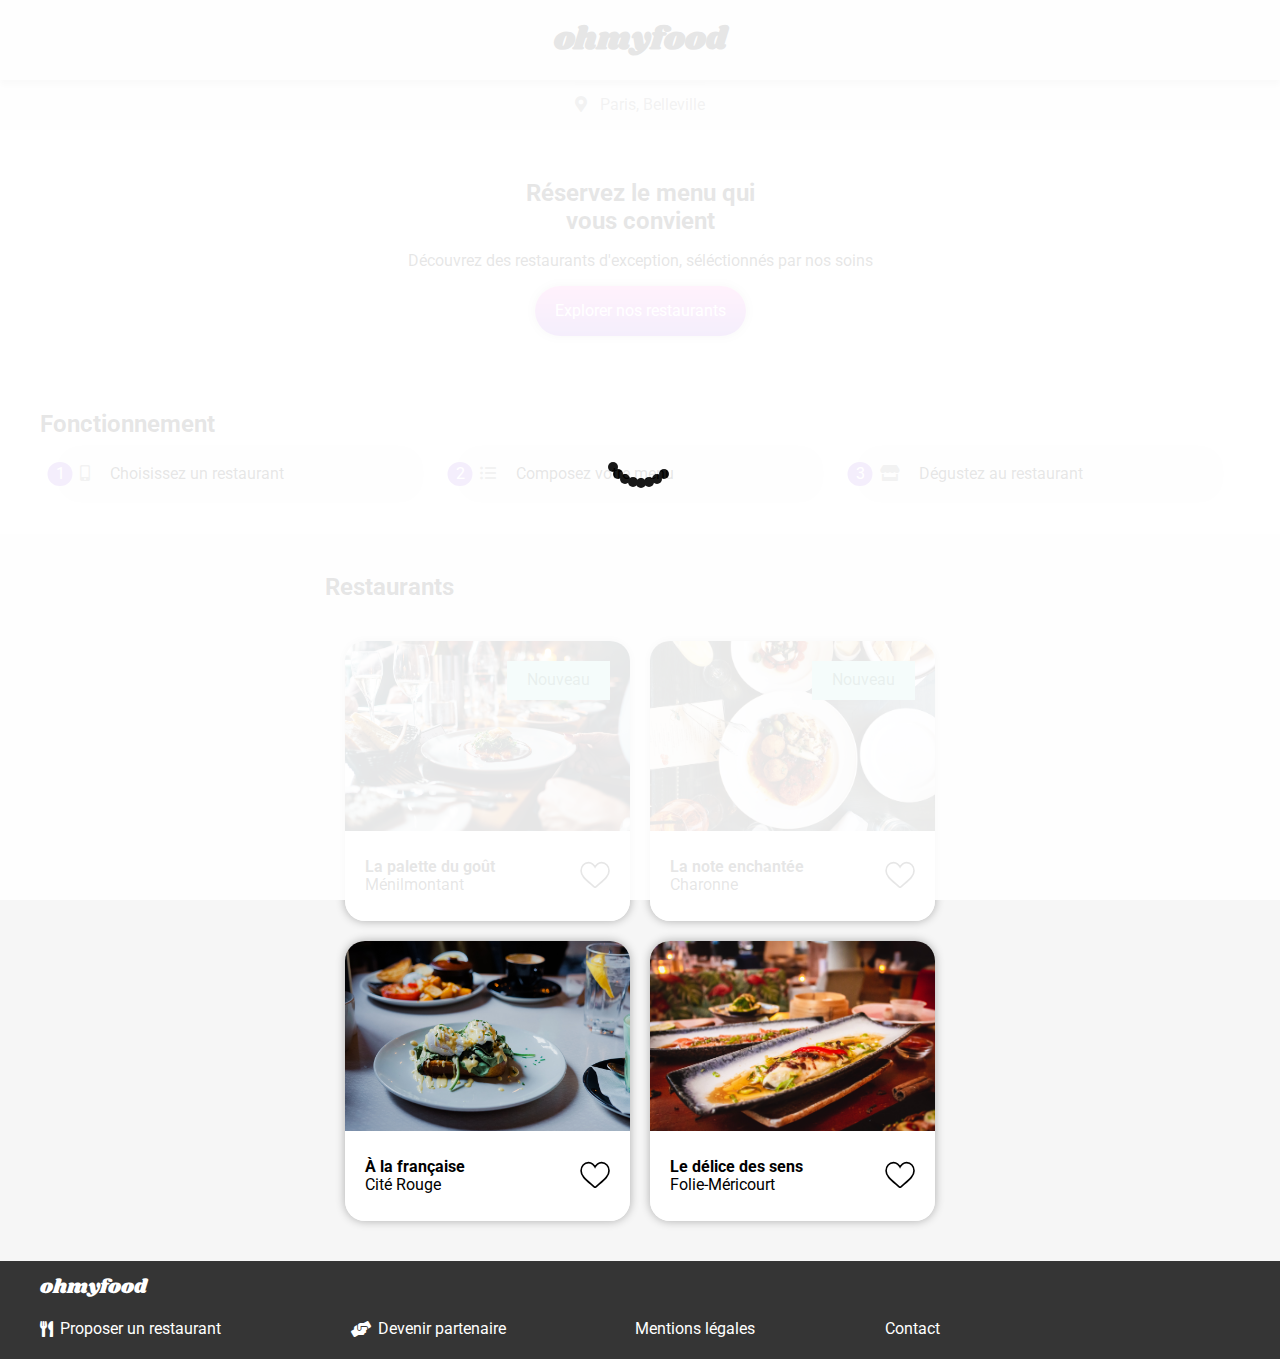
<file: index.html>
<!DOCTYPE html>
<html lang="fr">

<head>
  <meta charset="UTF-8">
  <meta name="viewport" content="width=device-width, initial-scale=1.0">
  <title>ohmyfood</title>

  <!-- CSS -->
  <link rel="stylesheet" type="text/css" href="styles/style.css">
  <!-- Font Awesome -->
  <link rel="stylesheet" href="https://cdnjs.cloudflare.com/ajax/libs/font-awesome/5.13.1/css/all.min.css">
  <!-- Google Fonts -->
  <link rel="preconnect" href="https://fonts.gstatic.com">
  <link
    href="https://fonts.googleapis.com/css2?family=Roboto:ital,wght@0,300;0,400;0,500;0,700;1,300;1,400;1,500&display=swap"
    rel="stylesheet">
  <link href="https://fonts.googleapis.com/css2?family=Shrikhand&display=swap" rel="stylesheet">
</head>

<body>

  <!-- Loading spinner -->
  <div class="loadeur">
    <div class="lds-roller">
      <div></div>
      <div></div>
      <div></div>
      <div></div>
      <div></div>
      <div></div>
      <div></div>
      <div></div>
    </div>
  </div>
  <!-- Logo -->
  <header>
    <div class="header">
      <a href="index.html">
        <h1 class="header__logo">ohmyfood</h1>
      </a>
    </div>
  </header>

  <!-- Localisation -->
  <main class="main">
    <div class="location">
      <div class="location__icon">
        <i class="fas fa-map-marker-alt"></i>
      </div>
      <div class="location__city">
        <p>Paris, Belleville</p>
      </div>
    </div>

    <!-- Hero section -->
    <section class="pub">
      <div class="pub__container">
        <h2 class="pub__title">Réservez le menu qui vous convient</h2>
        <p class="pub__text">Découvrez des restaurants d'exception, séléctionnés par nos soins</p>
        <div class="pub__button">
          <p>Explorer nos restaurants</p>
        </div>
      </div>
    </section>

    <!-- Process -->
    <section class="process__contain">
      <div class="process">
        <h2 class="process__title">Fonctionnement</h2>
        <div class="process__steps">
          <div class="process__step">
            <div class="process__number">1</div>
            <div class="process__icon"><i class="fas fa-mobile-alt"></i></div>
            <p class="process__text">Choisissez un restaurant </p>
          </div>
          <div class="process__step">
            <div class="process__number">2</div>
            <div class="process__icon"><i class="fas fa-list-ul"></i></div>
            <p class="process__text">Composez votre menu</p>
          </div>
          <div class="process__step">
            <div class="process__number">3</div>
            <div class="process__icon"><i class="fas fa-store"></i></div>
            <p class="process__text">Dégustez au restaurant</p>
          </div>
        </div>
      </div>
    </section>

    <!-- Restaurants -->
    <section class="restaurants">
      <h2 class="restaurants__title">Restaurants</h2>
      <div class="restaurant__cards">
        <a href="cartes/la-palette-du-gout.html">
          <div class="restaurant__card">
            <div class="restaurant__card-image">
              <div class="restaurant__card-new">
                <p>Nouveau</p>
              </div>
              <img src="img/restaurant1.jpg" alt="La palette du goût">
            </div>
            <div class="restaurant__block">
              <div class="restaurant__block-info">
                <div class="restaurant__block-name">La palette du goût</div>
                <div class="restaurant__block-city">Ménilmontant</div>
              </div>
              <div class="restaurant__block-hearth">
                <svg class="heart heart-full" viewBox="-20 0 550 550" xml:space="preserve">
                  <path d="M376,30c-27.783,0-53.255,8.804-75.707,26.168c-21.525,16.647-35.856,37.85-44.293,53.268
                                     c-8.437-15.419-22.768-36.621-44.293-53.268C189.255,38.804,163.783,30,136,30C58.468,30,0,93.417,0,177.514
                                     c0,90.854,72.943,153.015,183.369,247.118c18.752,15.981,40.007,34.095,62.099,53.414C248.38,480.596,252.12,482,256,482
                                     s7.62-1.404,10.532-3.953c22.094-19.322,43.348-37.435,62.111-53.425C439.057,330.529,512,268.368,512,177.514
                                     C512,93.417,453.532,30,376,30z" />
                  <defs>
                    <linearGradient id="text-fill">
                      <stop offset="0%" stop-color="#9356DC" />
                      <stop offset="100%" stop-color="#FF79DA" />
                    </linearGradient>
                  </defs>
                </svg>

                <svg class="heart heart-empty" viewBox="-20 0 550 550" xml:space="preserve">
                  <path d="M376,30c-27.783,0-53.255,8.804-75.707,26.168c-21.525,16.647-35.856,37.85-44.293,53.268
                                     c-8.437-15.419-22.768-36.621-44.293-53.268C189.255,38.804,163.783,30,136,30C58.468,30,0,93.417,0,177.514
                                     c0,90.854,72.943,153.015,183.369,247.118c18.752,15.981,40.007,34.095,62.099,53.414C248.38,480.596,252.12,482,256,482
                                     s7.62-1.404,10.532-3.953c22.094-19.322,43.348-37.435,62.111-53.425C439.057,330.529,512,268.368,512,177.514
                                     C512,93.417,453.532,30,376,30z" />
                  <defs>
                    <linearGradient>
                      <stop offset="0%" stop-color="#9356DC" />
                      <stop offset="100%" stop-color="#FF79DA" />
                    </linearGradient>
                  </defs>
                </svg>
              </div>
            </div>
          </div>
        </a>
        <a href="cartes/la-note-enchantee.html">
          <div class="restaurant__card">
            <div class="restaurant__card-image">
              <img src="img/restaurant2.jpg" alt="La note enchantée">
              <div class="restaurant__card-new">
                <p>Nouveau</p>
              </div>
            </div>
            <div class="restaurant__block">
              <div class="restaurant__block-info">
                <div class="restaurant__block-name">La note enchantée</div>
                <div class="restaurant__block-city">Charonne</div>
              </div>
              <div class="restaurant__block-hearth">
                <svg class="heart heart-full" viewBox="-20 0 550 550" xml:space="preserve">
                  <path d="M376,30c-27.783,0-53.255,8.804-75.707,26.168c-21.525,16.647-35.856,37.85-44.293,53.268
                                     c-8.437-15.419-22.768-36.621-44.293-53.268C189.255,38.804,163.783,30,136,30C58.468,30,0,93.417,0,177.514
                                     c0,90.854,72.943,153.015,183.369,247.118c18.752,15.981,40.007,34.095,62.099,53.414C248.38,480.596,252.12,482,256,482
                                     s7.62-1.404,10.532-3.953c22.094-19.322,43.348-37.435,62.111-53.425C439.057,330.529,512,268.368,512,177.514
                                     C512,93.417,453.532,30,376,30z" />
                  <defs>
                    <linearGradient>
                      <stop offset="0%" stop-color="#9356DC" />
                      <stop offset="100%" stop-color="#FF79DA" />
                    </linearGradient>
                  </defs>
                </svg>

                <svg class="heart heart-empty" viewBox="-20 0 550 550" xml:space="preserve">
                  <path d="M376,30c-27.783,0-53.255,8.804-75.707,26.168c-21.525,16.647-35.856,37.85-44.293,53.268
                                     c-8.437-15.419-22.768-36.621-44.293-53.268C189.255,38.804,163.783,30,136,30C58.468,30,0,93.417,0,177.514
                                     c0,90.854,72.943,153.015,183.369,247.118c18.752,15.981,40.007,34.095,62.099,53.414C248.38,480.596,252.12,482,256,482
                                     s7.62-1.404,10.532-3.953c22.094-19.322,43.348-37.435,62.111-53.425C439.057,330.529,512,268.368,512,177.514
                                     C512,93.417,453.532,30,376,30z" />
                  <defs>
                    <linearGradient>
                      <stop offset="0%" stop-color="#9356DC" />
                      <stop offset="100%" stop-color="#FF79DA" />
                    </linearGradient>
                  </defs>
                </svg>
              </div>
            </div>
          </div>
        </a>
        <a href="cartes/a-la-francaise.html">
          <div class="restaurant__card">
            <div class="restaurant__card-image">
              <img src="img/restaurant3.jpg" alt="À la française">
            </div>
            <div class="restaurant__block">
              <div class="restaurant__block-info">
                <div class="restaurant__block-name">À la française</div>
                <div class="restaurant__block-city">Cité Rouge</div>
              </div>
              <div class="restaurant__block-hearth">
                <svg class="heart heart-full" viewBox="-20 0 550 550" xml:space="preserve">
                  <path d="M376,30c-27.783,0-53.255,8.804-75.707,26.168c-21.525,16.647-35.856,37.85-44.293,53.268
                                     c-8.437-15.419-22.768-36.621-44.293-53.268C189.255,38.804,163.783,30,136,30C58.468,30,0,93.417,0,177.514
                                     c0,90.854,72.943,153.015,183.369,247.118c18.752,15.981,40.007,34.095,62.099,53.414C248.38,480.596,252.12,482,256,482
                                     s7.62-1.404,10.532-3.953c22.094-19.322,43.348-37.435,62.111-53.425C439.057,330.529,512,268.368,512,177.514
                                     C512,93.417,453.532,30,376,30z" />
                  <defs>
                    <linearGradient>
                      <stop offset="0%" stop-color="#9356DC" />
                      <stop offset="100%" stop-color="#FF79DA" />
                    </linearGradient>
                  </defs>
                </svg>

                <svg class="heart heart-empty" viewBox="-20 0 550 550" xml:space="preserve">
                  <path d="M376,30c-27.783,0-53.255,8.804-75.707,26.168c-21.525,16.647-35.856,37.85-44.293,53.268
                                     c-8.437-15.419-22.768-36.621-44.293-53.268C189.255,38.804,163.783,30,136,30C58.468,30,0,93.417,0,177.514
                                     c0,90.854,72.943,153.015,183.369,247.118c18.752,15.981,40.007,34.095,62.099,53.414C248.38,480.596,252.12,482,256,482
                                     s7.62-1.404,10.532-3.953c22.094-19.322,43.348-37.435,62.111-53.425C439.057,330.529,512,268.368,512,177.514
                                     C512,93.417,453.532,30,376,30z" />
                  <defs>
                    <linearGradient>
                      <stop offset="0%" stop-color="#9356DC" />
                      <stop offset="100%" stop-color="#FF79DA" />
                    </linearGradient>
                  </defs>
                </svg>
              </div>
            </div>
          </div>
        </a>
        <a href="cartes/le-delice-des-sens.html">
          <div class="restaurant__card">
            <div class="restaurant__card-image">
              <img src="img/restaurant4.jpg" alt="Le délice des sens">
            </div>
            <div class="restaurant__block">
              <div class="restaurant__block-info">
                <div class="restaurant__block-name">Le délice des sens</div>
                <div class="restaurant__block-city">Folie-Méricourt</div>
              </div>
              <div class="restaurant__block-hearth">
                <svg class="heart heart-full" viewBox="-20 0 550 550" xml:space="preserve">
                  <path d="M376,30c-27.783,0-53.255,8.804-75.707,26.168c-21.525,16.647-35.856,37.85-44.293,53.268
                                     c-8.437-15.419-22.768-36.621-44.293-53.268C189.255,38.804,163.783,30,136,30C58.468,30,0,93.417,0,177.514
                                     c0,90.854,72.943,153.015,183.369,247.118c18.752,15.981,40.007,34.095,62.099,53.414C248.38,480.596,252.12,482,256,482
                                     s7.62-1.404,10.532-3.953c22.094-19.322,43.348-37.435,62.111-53.425C439.057,330.529,512,268.368,512,177.514
                                     C512,93.417,453.532,30,376,30z" />
                  <defs>
                    <linearGradient>
                      <stop offset="0%" stop-color="#9356DC" />
                      <stop offset="100%" stop-color="#FF79DA" />
                    </linearGradient>
                  </defs>
                </svg>

                <svg class="heart heart-empty" viewBox="-20 0 550 550" xml:space="preserve">
                  <path d="M376,30c-27.783,0-53.255,8.804-75.707,26.168c-21.525,16.647-35.856,37.85-44.293,53.268
                                     c-8.437-15.419-22.768-36.621-44.293-53.268C189.255,38.804,163.783,30,136,30C58.468,30,0,93.417,0,177.514
                                     c0,90.854,72.943,153.015,183.369,247.118c18.752,15.981,40.007,34.095,62.099,53.414C248.38,480.596,252.12,482,256,482
                                     s7.62-1.404,10.532-3.953c22.094-19.322,43.348-37.435,62.111-53.425C439.057,330.529,512,268.368,512,177.514
                                     C512,93.417,453.532,30,376,30z" />
                  <defs>
                    <linearGradient>
                      <stop offset="0%" stop-color="#9356DC" />
                      <stop offset="100%" stop-color="#FF79DA" />
                    </linearGradient>
                  </defs>
                </svg>
              </div>
            </div>
          </div>
        </a>
      </div>
    </section>
  </main>


  <!-- Footer -->
  <footer class="footer">
    <div class="footer__bloc">
      <div class="logo"><a href="index.html">ohmyfood</a></div>
      <div class="footer__bloc-links">
        <div class="footer__bloc-link">
          <i class="fas fa-utensils"></i>
          <h3 class="footer__bloc-link__title">Proposer un restaurant</h3>
        </div>
        <div class="footer__bloc-link">
          <i class="fas fa-hands-helping"></i>
          <h3 class="footer__bloc-link__title">Devenir partenaire</h3>
        </div>
        <div class="footer__bloc-link">
          <h3 class="footer__bloc-link__title">Mentions légales</h3>
        </div>
        <div class="footer__bloc-link">
          <h3 class="footer__bloc-link__title"><a href="mailto:contact@ohmyfood.com">Contact</a></h3>
        </div>
      </div>
    </div>
  </footer>
</body>

</html>
</file>
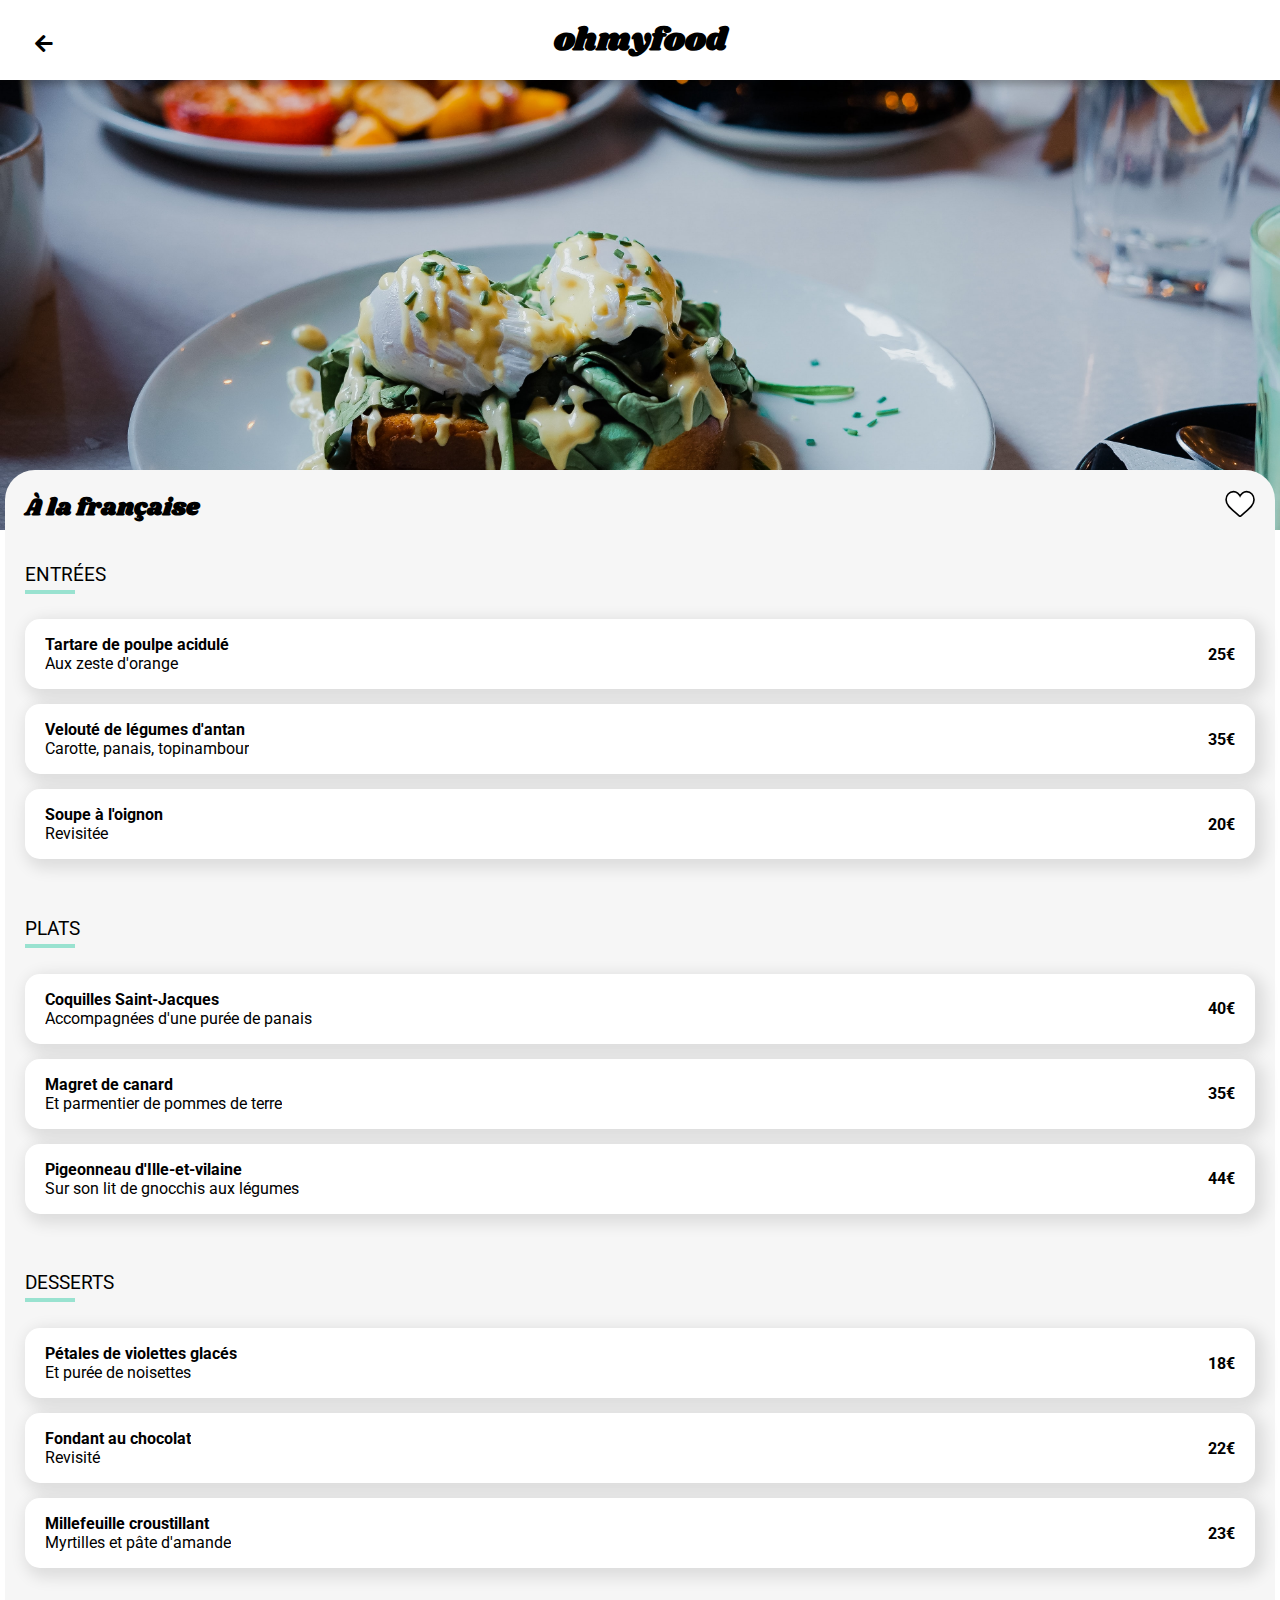
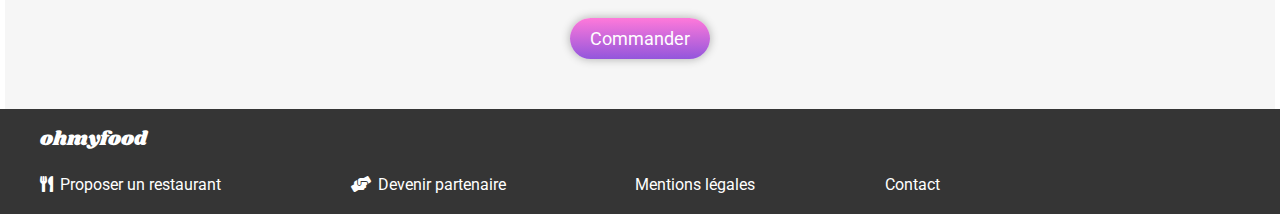
<file: cartes/a-la-francaise.html>
<!DOCTYPE html>
<html lang="fr">
<head>
    <meta charset="UTF-8">
    <meta name="viewport" content="width=device-width, initial-scale=1.0">
    <title>À la française</title>

    <!-- CSS -->
    <link rel="stylesheet" type="text/css" href="../styles/style_cartes.css">
    <!-- Font Awesome -->
    <link rel="stylesheet" href="https://cdnjs.cloudflare.com/ajax/libs/font-awesome/5.13.1/css/all.min.css">
    <!-- Fonts -->
    <link rel="preconnect" href="https://fonts.gstatic.com">
    <link href="https://fonts.googleapis.com/css2?family=Roboto:ital,wght@0,300;0,400;0,500;0,700;1,300;1,400;1,500&display=swap" rel="stylesheet">
    <link href="https://fonts.googleapis.com/css2?family=Shrikhand&display=swap" rel="stylesheet">
</head>
<body>
     <!-- Logo -->
     <header>
      <div class="header">
        <div class="header__arrow-back"><a href="../index.html"><i class="fas fa-arrow-left"></i></a></div>
          <h1 class="header__logo"><a href="../index.html">ohmyfood</a></h1>
      </div>
  </header>

     <!-- Image -->
     <div class="img">
       <img class="img__image" src="../img/restaurant3.jpg" alt="À la française">
     </div>

     <!-- Menu -->
     <section id="menu">
       <div class="menu">
         <div class="menu__header">
           <h2 class="menu__header__title">À la française</h2>
           <div class="menu__header__heart">
            <svg class="heart heart-full" viewBox="-20 0 550 550"  xml:space="preserve">
              <path d="M376,30c-27.783,0-53.255,8.804-75.707,26.168c-21.525,16.647-35.856,37.85-44.293,53.268
                       c-8.437-15.419-22.768-36.621-44.293-53.268C189.255,38.804,163.783,30,136,30C58.468,30,0,93.417,0,177.514
                       c0,90.854,72.943,153.015,183.369,247.118c18.752,15.981,40.007,34.095,62.099,53.414C248.38,480.596,252.12,482,256,482
                       s7.62-1.404,10.532-3.953c22.094-19.322,43.348-37.435,62.111-53.425C439.057,330.529,512,268.368,512,177.514
                       C512,93.417,453.532,30,376,30z"/>
            <defs>
              <linearGradient>
                    <stop offset="0%" stop-color="#9356DC" />
                    <stop offset="100%" stop-color="#FF79DA" />
              </linearGradient>
            </defs>                                   
          </svg>
  
          <svg class="heart heart-empty" viewBox="-20 0 550 550"  xml:space="preserve">
              <path d="M376,30c-27.783,0-53.255,8.804-75.707,26.168c-21.525,16.647-35.856,37.85-44.293,53.268
                       c-8.437-15.419-22.768-36.621-44.293-53.268C189.255,38.804,163.783,30,136,30C58.468,30,0,93.417,0,177.514
                       c0,90.854,72.943,153.015,183.369,247.118c18.752,15.981,40.007,34.095,62.099,53.414C248.38,480.596,252.12,482,256,482
                       s7.62-1.404,10.532-3.953c22.094-19.322,43.348-37.435,62.111-53.425C439.057,330.529,512,268.368,512,177.514
                       C512,93.417,453.532,30,376,30z"/>
            <defs>
              <linearGradient id="text-fill">
                    <stop offset="0%" stop-color="#9356DC" />
                    <stop offset="100%" stop-color="#FF79DA" />
              </linearGradient>
            </defs>                                   
          </svg>
           </div>
         </div>
          <div class="menu__grid">
            <div class="menu__grid__bloc">
              <div class="menu__grid__title"><h3>entrées</h3></div>
              <div class="menu__grid__case appears-with-opacity" id="case-1">
                <div class="dish-and-price">
                  <div class="menu__case__dish">
                    <div class="menu__case__dish-title">
                      <p>Tartare de poulpe acidulé</p>
                    </div>
                    <div class="menu__case__dish-subtitle">
                      <p>Aux zeste d'orange</p>
                    </div>
                  </div>
                  <div class="menu__case__price">25€</div>
              </div>
                <div class="validation__box">
                  <i class="fas fa-check-circle"></i>
                </div>
              </div>
              <div class="menu__grid__case appears-with-opacity" id="case-2">
                <div class="dish-and-price">
                  <div class="menu__case__dish">
                    <div class="menu__case__dish-title">
                      <p>Velouté de légumes d'antan</p>
                    </div>
                    <div class="menu__case__dish-subtitle">
                      <p>Carotte, panais, topinambour</p>
                    </div>
                  </div>
                  <div class="menu__case__price">35€</div>
              </div>
                <div class="validation__box">
                  <i class="fas fa-check-circle"></i>
                </div>
              </div>
              <div class="menu__grid__case appears-with-opacity" id="case-3">
                <div class="dish-and-price">
                  <div class="menu__case__dish">
                    <div class="menu__case__dish-title">
                      <p>Soupe à l'oignon</p>
                    </div>
                    <div class="menu__case__dish-subtitle">
                      <p>Revisitée</p>
                    </div>
                  </div>
                  <div class="menu__case__price">20€</div>
              </div>
                <div class="validation__box">
                  <i class="fas fa-check-circle"></i>
                </div>
              </div>
            </div>
            <div class="menu__grid__bloc">
             <div class="menu__grid__title"><h3>plats</h3></div>
             <div class="menu__grid__case appears-with-opacity" id="case-4">
              <div class="dish-and-price">
                <div class="menu__case__dish">
                  <div class="menu__case__dish-title">
                    <p>Coquilles Saint-Jacques</p>
                  </div>
                  <div class="menu__case__dish-subtitle">
                    <p>Accompagnées d'une purée de panais</p>
                  </div>
                </div>
                <div class="menu__case__price">40€</div>
            </div>
              <div class="validation__box">
                <i class="fas fa-check-circle"></i>
              </div>
            </div>
            <div class="menu__grid__case appears-with-opacity" id="case-5">
              <div class="dish-and-price">
                <div class="menu__case__dish">
                  <div class="menu__case__dish-title">
                    <p>Magret de canard</p>
                  </div>
                  <div class="menu__case__dish-subtitle">
                    <p>Et parmentier de pommes de terre</p>
                  </div>
                </div>
                <div class="menu__case__price">35€</div>
            </div>
              <div class="validation__box">
                <i class="fas fa-check-circle"></i>
              </div>
            </div>
            <div class="menu__grid__case appears-with-opacity" id="case-6">
              <div class="dish-and-price">
                <div class="menu__case__dish">
                  <div class="menu__case__dish-title">
                    <p>Pigeonneau d'Ille-et-vilaine</p>
                  </div>
                  <div class="menu__case__dish-subtitle">
                    <p>Sur son lit de gnocchis aux légumes</p>
                  </div>
                </div>
                <div class="menu__case__price">44€</div>
            </div>
              <div class="validation__box">
                <i class="fas fa-check-circle"></i>
              </div>
            </div>
           </div>
           <div class="menu__grid__bloc">
             <div class="menu__grid__title"><h3>desserts</h3></div>
             <div class="menu__grid__case appears-with-opacity" id="case-7">
              <div class="dish-and-price">
                <div class="menu__case__dish">
                  <div class="menu__case__dish-title">
                    <p>Pétales de violettes glacés</p>
                  </div>
                  <div class="menu__case__dish-subtitle">
                    <p>Et purée de noisettes</p>
                  </div>
                </div>
                <div class="menu__case__price">18€</div>
            </div>
              <div class="validation__box">
                <i class="fas fa-check-circle"></i>
              </div>
            </div>
            <div class="menu__grid__case appears-with-opacity" id="case-8">
              <div class="dish-and-price">
                <div class="menu__case__dish">
                  <div class="menu__case__dish-title">
                    <p>Fondant au chocolat</p>
                  </div>
                  <div class="menu__case__dish-subtitle">
                    <p>Revisité</p>
                  </div>
                </div>
                <div class="menu__case__price">22€</div>
            </div>
              <div class="validation__box">
                <i class="fas fa-check-circle"></i>
              </div>
            </div>
            <div class="menu__grid__case appears-with-opacity" id="case-9">
              <div class="dish-and-price">
                <div class="menu__case__dish">
                  <div class="menu__case__dish-title">
                    <p>Millefeuille croustillant</p>
                  </div>
                  <div class="menu__case__dish-subtitle">
                    <p>Myrtilles et pâte d'amande</p>
                  </div>
                </div>
                <div class="menu__case__price">23€</div>
            </div>
              <div class="validation__box">
                <i class="fas fa-check-circle"></i>
              </div>
            </div>
           </div>
          </div>
          <div class="menu__contain-button">
            <div class="menu__button">Commander</div>
          </div>
         </div>
     </section>

  <footer class="footer">
    <div class="footer__bloc">
      <div class="logo"><a href="index.html">ohmyfood</a></div>
      <div class="footer__bloc-links">
        <div class="footer__bloc-link">
          <i class="fas fa-utensils"></i>
          <h3 class="footer__bloc-link__title">Proposer un restaurant</h3>
        </div>
        <div class="footer__bloc-link">
          <i class="fas fa-hands-helping"></i>
          <h3 class="footer__bloc-link__title">Devenir partenaire</h3>
        </div>
        <div class="footer__bloc-link">
          <h3 class="footer__bloc-link__title">Mentions légales</h3>
        </div>
        <div class="footer__bloc-link">
          <h3 class="footer__bloc-link__title"><a href="mailto:contact@ohmyfood.com">Contact</a></h3>
        </div>
      </div>
    </div>
  </footer>
</body>

</html>
</file>
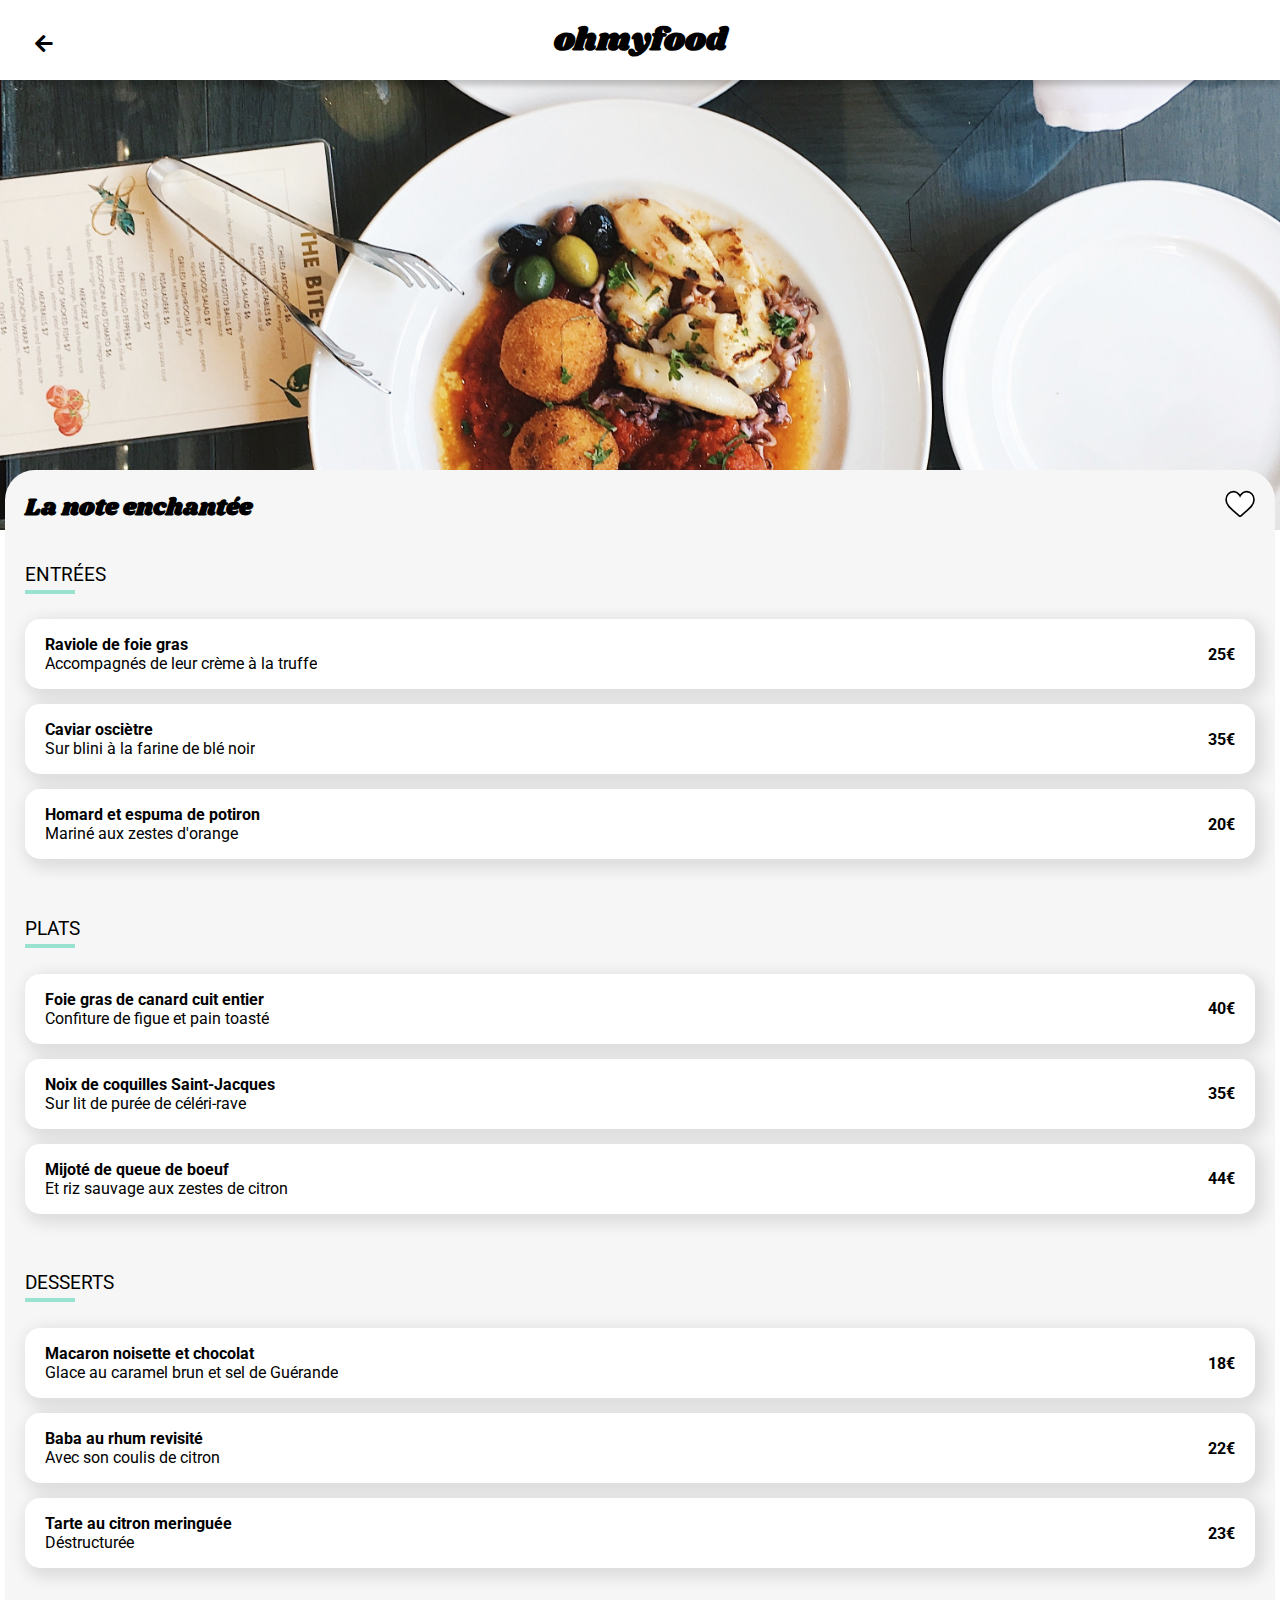
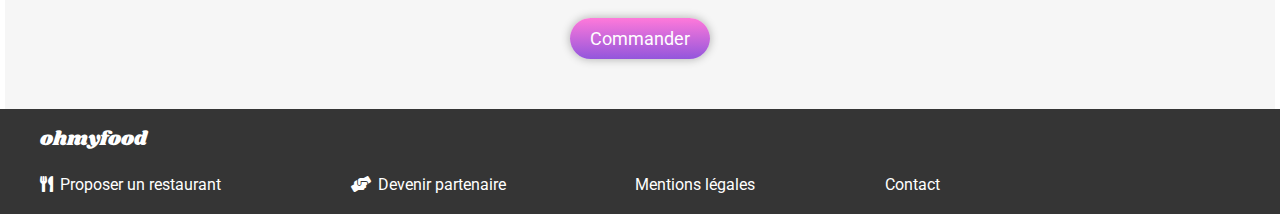
<file: cartes/la-note-enchantee.html>
<!DOCTYPE html>
<html lang="fr">
<head>
    <meta charset="UTF-8">
    <meta name="viewport" content="width=device-width, initial-scale=1.0">
    <title>La note enchantée</title>

    <!-- CSS -->
    <link rel="stylesheet" type="text/css" href="../styles/style_cartes.css">
    <!-- Font Awesome -->
    <link rel="stylesheet" href="https://cdnjs.cloudflare.com/ajax/libs/font-awesome/5.13.1/css/all.min.css">
    <!-- Fonts -->
    <link rel="preconnect" href="https://fonts.gstatic.com">
    <link href="https://fonts.googleapis.com/css2?family=Roboto:ital,wght@0,300;0,400;0,500;0,700;1,300;1,400;1,500&display=swap" rel="stylesheet">
    <link href="https://fonts.googleapis.com/css2?family=Shrikhand&display=swap" rel="stylesheet">
</head>
<body>
     <!-- Logo -->
     <header>
      <div class="header">
        <div class="header__arrow-back"><a href="../index.html"><i class="fas fa-arrow-left"></i></a></div>
          <h1 class="header__logo"><a href="../index.html">ohmyfood</a></h1>
      </div>
  </header>

     <!-- Image -->
     <div class="img">
       <img class="img__image" src="../img/restaurant2.jpg" alt="La note enchantée">
     </div>

     <!-- Menu -->
     <section id="menu">
       <div class="menu">
         <div class="menu__header">
           <h2 class="menu__header__title">La note enchantée</h2>
           <div class="menu__header__heart">
            <svg class="heart heart-full" viewBox="-20 0 550 550"  xml:space="preserve">
              <path d="M376,30c-27.783,0-53.255,8.804-75.707,26.168c-21.525,16.647-35.856,37.85-44.293,53.268
                       c-8.437-15.419-22.768-36.621-44.293-53.268C189.255,38.804,163.783,30,136,30C58.468,30,0,93.417,0,177.514
                       c0,90.854,72.943,153.015,183.369,247.118c18.752,15.981,40.007,34.095,62.099,53.414C248.38,480.596,252.12,482,256,482
                       s7.62-1.404,10.532-3.953c22.094-19.322,43.348-37.435,62.111-53.425C439.057,330.529,512,268.368,512,177.514
                       C512,93.417,453.532,30,376,30z"/>
            <defs>
              <linearGradient id="text-fill">
                    <stop offset="0%" stop-color="#9356DC" />
                    <stop offset="100%" stop-color="#FF79DA" />
              </linearGradient>
            </defs>                                   
          </svg>
  
          <svg class="heart heart-empty" viewBox="-20 0 550 550"  xml:space="preserve">
              <path d="M376,30c-27.783,0-53.255,8.804-75.707,26.168c-21.525,16.647-35.856,37.85-44.293,53.268
                       c-8.437-15.419-22.768-36.621-44.293-53.268C189.255,38.804,163.783,30,136,30C58.468,30,0,93.417,0,177.514
                       c0,90.854,72.943,153.015,183.369,247.118c18.752,15.981,40.007,34.095,62.099,53.414C248.38,480.596,252.12,482,256,482
                       s7.62-1.404,10.532-3.953c22.094-19.322,43.348-37.435,62.111-53.425C439.057,330.529,512,268.368,512,177.514
                       C512,93.417,453.532,30,376,30z"/>
            <defs>
              <linearGradient>
                    <stop offset="0%" stop-color="#9356DC" />
                    <stop offset="100%" stop-color="#FF79DA" />
              </linearGradient>
            </defs>                                   
          </svg>
           </div>
         </div>
          <div class="menu__grid">
            <div class="menu__grid__bloc">
              <div class="menu__grid__title"><h3>entrées</h3></div>
              <div class="menu__grid__case appears-with-opacity" id="case-1">
                <div class="dish-and-price">
                  <div class="menu__case__dish">
                    <div class="menu__case__dish-title">
                      <p>Raviole de foie gras</p>
                    </div>
                    <div class="menu__case__dish-subtitle">
                      <p>Accompagnés de leur crème à la truffe</p>
                    </div>
                  </div>
                  <div class="menu__case__price">25€</div>
              </div>
                <div class="validation__box">
                  <i class="fas fa-check-circle"></i>
                </div>
              </div>
              <div class="menu__grid__case appears-with-opacity" id="case-2">
                <div class="dish-and-price">
                  <div class="menu__case__dish">
                    <div class="menu__case__dish-title">
                      <p>Caviar osciètre</p>
                    </div>
                    <div class="menu__case__dish-subtitle">
                      <p>Sur blini à la farine de blé noir</p>
                    </div>
                  </div>
                  <div class="menu__case__price">35€</div>
              </div>
                <div class="validation__box">
                  <i class="fas fa-check-circle"></i>
                </div>
              </div>
              <div class="menu__grid__case appears-with-opacity" id="case-3">
                <div class="dish-and-price">
                  <div class="menu__case__dish">
                    <div class="menu__case__dish-title">
                      <p>Homard et espuma de potiron</p>
                    </div>
                    <div class="menu__case__dish-subtitle">
                      <p>Mariné aux zestes d'orange</p>
                    </div>
                  </div>
                  <div class="menu__case__price">20€</div>
              </div>
                <div class="validation__box">
                  <i class="fas fa-check-circle"></i>
                </div>
              </div>
            </div>
            <div class="menu__grid__bloc">
             <div class="menu__grid__title"><h3>plats</h3></div>
             <div class="menu__grid__case appears-with-opacity" id="case-4">
              <div class="dish-and-price">
                <div class="menu__case__dish">
                  <div class="menu__case__dish-title">
                    <p>Foie gras de canard cuit entier</p>
                  </div>
                  <div class="menu__case__dish-subtitle">
                    <p>Confiture de figue et pain toasté</p>
                  </div>
                </div>
                <div class="menu__case__price">40€</div>
            </div>
              <div class="validation__box">
                <i class="fas fa-check-circle"></i>
              </div>
            </div>
            <div class="menu__grid__case appears-with-opacity" id="case-5">
              <div class="dish-and-price">
                <div class="menu__case__dish">
                  <div class="menu__case__dish-title">
                    <p>Noix de coquilles Saint-Jacques</p>
                  </div>
                  <div class="menu__case__dish-subtitle">
                    <p>Sur lit de purée de céléri-rave</p>
                  </div>
                </div>
                <div class="menu__case__price">35€</div>
            </div>
              <div class="validation__box">
                <i class="fas fa-check-circle"></i>
              </div>
            </div>
            <div class="menu__grid__case appears-with-opacity" id="case-6">
              <div class="dish-and-price">
                <div class="menu__case__dish">
                  <div class="menu__case__dish-title">
                    <p>Mijoté de queue de boeuf</p>
                  </div>
                  <div class="menu__case__dish-subtitle">
                    <p>Et riz sauvage aux zestes de citron</p>
                  </div>
                </div>
                <div class="menu__case__price">44€</div>
            </div>
              <div class="validation__box">
                <i class="fas fa-check-circle"></i>
              </div>
            </div>
           </div>
           <div class="menu__grid__bloc">
             <div class="menu__grid__title"><h3>desserts</h3></div>
             <div class="menu__grid__case appears-with-opacity" id="case-7">
              <div class="dish-and-price">
                <div class="menu__case__dish">
                  <div class="menu__case__dish-title">
                    <p>Macaron noisette et chocolat</p>
                  </div>
                  <div class="menu__case__dish-subtitle">
                    <p>Glace au caramel brun et sel de Guérande</p>
                  </div>
                </div>
                <div class="menu__case__price">18€</div>
            </div>
              <div class="validation__box">
                <i class="fas fa-check-circle"></i>
              </div>
            </div>
            <div class="menu__grid__case appears-with-opacity" id="case-8">
              <div class="dish-and-price">
                <div class="menu__case__dish">
                  <div class="menu__case__dish-title">
                    <p>Baba au rhum revisité</p>
                  </div>
                  <div class="menu__case__dish-subtitle">
                    <p>Avec son coulis de citron</p>
                  </div>
                </div>
                <div class="menu__case__price">22€</div>
            </div>
              <div class="validation__box">
                <i class="fas fa-check-circle"></i>
              </div>
            </div>
            <div class="menu__grid__case appears-with-opacity" id="case-9">
              <div class="dish-and-price">
                <div class="menu__case__dish">
                  <div class="menu__case__dish-title">
                    <p>Tarte au citron meringuée</p>
                  </div>
                  <div class="menu__case__dish-subtitle">
                    <p>Déstructurée</p>
                  </div>
                </div>
                <div class="menu__case__price">23€</div>
            </div>
              <div class="validation__box">
                <i class="fas fa-check-circle"></i>
              </div>
            </div>
           </div>
          </div>
          <div class="menu__contain-button">
            <div class="menu__button">Commander</div>
          </div>
         </div>
     </section>

  <footer class="footer">
    <div class="footer__bloc">
      <div class="logo"><a href="index.html">ohmyfood</a></div>
      <div class="footer__bloc-links">
        <div class="footer__bloc-link">
          <i class="fas fa-utensils"></i>
          <h3 class="footer__bloc-link__title">Proposer un restaurant</h3>
        </div>
        <div class="footer__bloc-link">
          <i class="fas fa-hands-helping"></i>
          <h3 class="footer__bloc-link__title">Devenir partenaire</h3>
        </div>
        <div class="footer__bloc-link">
          <h3 class="footer__bloc-link__title">Mentions légales</h3>
        </div>
        <div class="footer__bloc-link">
          <h3 class="footer__bloc-link__title"><a href="mailto:contact@ohmyfood.com">Contact</a></h3>
        </div>
      </div>
    </div>
  </footer>
</body>

</html>
</file>
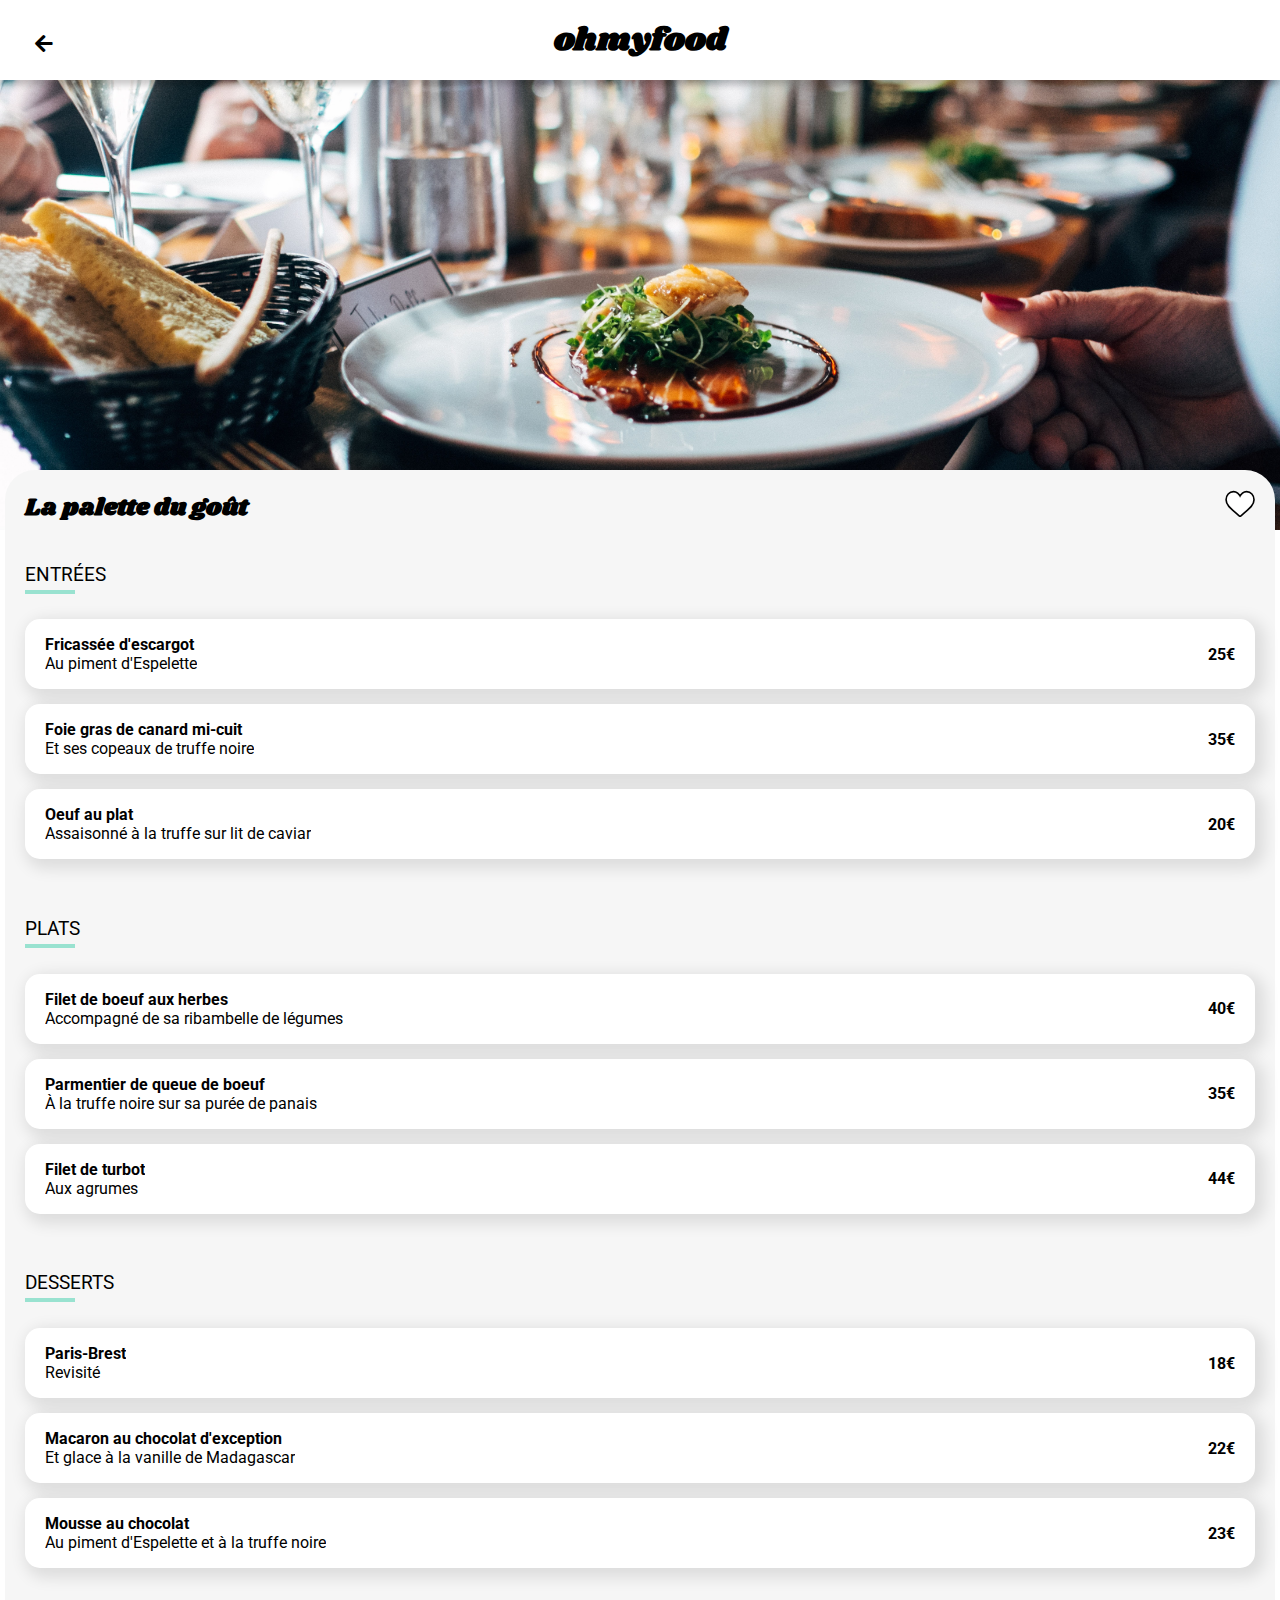
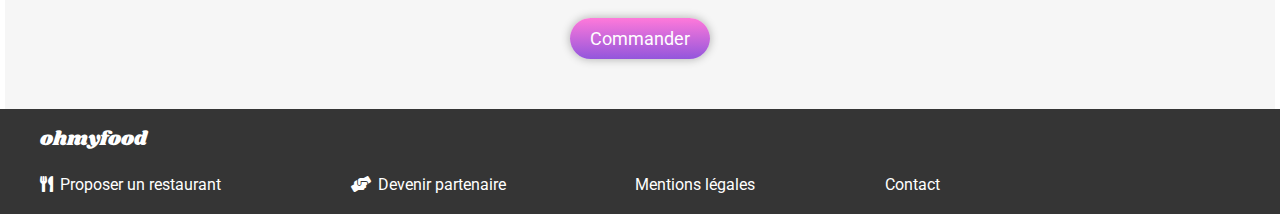
<file: cartes/la-palette-du-gout.html>
<!DOCTYPE html>
<html lang="fr">
<head>
    <meta charset="UTF-8">
    <meta name="viewport" content="width=device-width, initial-scale=1.0">
    <title>La palette du goût</title>

    <!-- CSS -->
    <link rel="stylesheet" type="text/css" href="../styles/style_cartes.css">
    <!-- Font Awesome -->
    <link rel="stylesheet" href="https://cdnjs.cloudflare.com/ajax/libs/font-awesome/5.13.1/css/all.min.css">
    <!-- Fonts -->
    <link rel="preconnect" href="https://fonts.gstatic.com">
    <link href="https://fonts.googleapis.com/css2?family=Roboto:ital,wght@0,300;0,400;0,500;0,700;1,300;1,400;1,500&display=swap" rel="stylesheet">
    <link href="https://fonts.googleapis.com/css2?family=Shrikhand&display=swap" rel="stylesheet">
</head>
<body>
     <!-- Logo -->
     <header>
      <div class="header">
        <div class="header__arrow-back"><a href="../index.html"><i class="fas fa-arrow-left"></i></a></div>
          <h1 class="header__logo"><a href="../index.html">ohmyfood</a></h1>
      </div>
  </header>

     <!-- Image -->
     <div class="img">
       <img class="img__image" src="../img/restaurant1.jpg" alt="La palette du goût">
     </div>

     <!-- Menu -->
     <section id="menu">
       <div class="menu">
         <div class="menu__header">
           <h2 class="menu__header__title">La palette du goût</h2>
           <div class="menu__header__heart">
            <svg class="heart heart-full" viewBox="-20 0 550 550"  xml:space="preserve">
              <path d="M376,30c-27.783,0-53.255,8.804-75.707,26.168c-21.525,16.647-35.856,37.85-44.293,53.268
                       c-8.437-15.419-22.768-36.621-44.293-53.268C189.255,38.804,163.783,30,136,30C58.468,30,0,93.417,0,177.514
                       c0,90.854,72.943,153.015,183.369,247.118c18.752,15.981,40.007,34.095,62.099,53.414C248.38,480.596,252.12,482,256,482
                       s7.62-1.404,10.532-3.953c22.094-19.322,43.348-37.435,62.111-53.425C439.057,330.529,512,268.368,512,177.514
                       C512,93.417,453.532,30,376,30z"/>
            <defs>
              <linearGradient id="text-fill">
                    <stop offset="0%" stop-color="#9356DC" />
                    <stop offset="100%" stop-color="#FF79DA" />
              </linearGradient>
            </defs>                                   
          </svg>
  
          <svg class="heart heart-empty" viewBox="-20 0 550 550"  xml:space="preserve">
              <path d="M376,30c-27.783,0-53.255,8.804-75.707,26.168c-21.525,16.647-35.856,37.85-44.293,53.268
                       c-8.437-15.419-22.768-36.621-44.293-53.268C189.255,38.804,163.783,30,136,30C58.468,30,0,93.417,0,177.514
                       c0,90.854,72.943,153.015,183.369,247.118c18.752,15.981,40.007,34.095,62.099,53.414C248.38,480.596,252.12,482,256,482
                       s7.62-1.404,10.532-3.953c22.094-19.322,43.348-37.435,62.111-53.425C439.057,330.529,512,268.368,512,177.514
                       C512,93.417,453.532,30,376,30z"/>
            <defs>
              <linearGradient>
                    <stop offset="0%" stop-color="#9356DC" />
                    <stop offset="100%" stop-color="#FF79DA" />
              </linearGradient>
            </defs>                                   
          </svg>
           </div>
         </div>
          <div class="menu__grid">
            <div class="menu__grid__bloc">
              <div class="menu__grid__title"><h3>entrées</h3></div>
              <div class="menu__grid__case appears-with-opacity" id="case-1">
                <div class="dish-and-price">
                  <div class="menu__case__dish">
                    <div class="menu__case__dish-title">
                      <p>Fricassée d'escargot</p>
                    </div>
                    <div class="menu__case__dish-subtitle">
                      <p>Au piment d'Espelette</p>
                    </div>
                  </div>
                  <div class="menu__case__price">25€</div>
              </div>
                <div class="validation__box">
                  <i class="fas fa-check-circle"></i>
                </div>
              </div>
              <div class="menu__grid__case appears-with-opacity" id="case-2">
                <div class="dish-and-price">
                  <div class="menu__case__dish">
                    <div class="menu__case__dish-title">
                      <p>Foie gras de canard mi-cuit</p>
                    </div>
                    <div class="menu__case__dish-subtitle">
                      <p>Et ses copeaux de truffe noire</p>
                    </div>
                  </div>
                  <div class="menu__case__price">35€</div>
              </div>
                <div class="validation__box">
                  <i class="fas fa-check-circle"></i>
                </div>
              </div>
              <div class="menu__grid__case appears-with-opacity" id="case-3">
                <div class="dish-and-price">
                  <div class="menu__case__dish">
                    <div class="menu__case__dish-title">
                      <p>Oeuf au plat</p>
                    </div>
                    <div class="menu__case__dish-subtitle">
                      <p>Assaisonné à la truffe sur lit de caviar</p>
                    </div>
                  </div>
                  <div class="menu__case__price">20€</div>
              </div>
                <div class="validation__box">
                  <i class="fas fa-check-circle"></i>
                </div>
              </div>
            </div>
            <div class="menu__grid__bloc">
             <div class="menu__grid__title"><h3>plats</h3></div>
             <div class="menu__grid__case appears-with-opacity" id="case-4">
              <div class="dish-and-price">
                <div class="menu__case__dish">
                  <div class="menu__case__dish-title">
                    <p>Filet de boeuf aux herbes</p>
                  </div>
                  <div class="menu__case__dish-subtitle">
                    <p>Accompagné de sa ribambelle de légumes</p>
                  </div>
                </div>
                <div class="menu__case__price">40€</div>
            </div>
              <div class="validation__box">
                <i class="fas fa-check-circle"></i>
              </div>
            </div>
            <div class="menu__grid__case appears-with-opacity" id="case-5">
              <div class="dish-and-price">
                <div class="menu__case__dish">
                  <div class="menu__case__dish-title">
                    <p>Parmentier de queue de boeuf</p>
                  </div>
                  <div class="menu__case__dish-subtitle">
                    <p>À la truffe noire sur sa purée de panais</p>
                  </div>
                </div>
                <div class="menu__case__price">35€</div>
            </div>
              <div class="validation__box">
                <i class="fas fa-check-circle"></i>
              </div>
            </div>
            <div class="menu__grid__case appears-with-opacity" id="case-6">
              <div class="dish-and-price">
                <div class="menu__case__dish">
                  <div class="menu__case__dish-title">
                    <p>Filet de turbot</p>
                  </div>
                  <div class="menu__case__dish-subtitle">
                    <p>Aux agrumes</p>
                  </div>
                </div>
                <div class="menu__case__price">44€</div>
            </div>
              <div class="validation__box">
                <i class="fas fa-check-circle"></i>
              </div>
            </div>
           </div>
           <div class="menu__grid__bloc">
             <div class="menu__grid__title"><h3>desserts</h3></div>
             <div class="menu__grid__case appears-with-opacity" id="case-7">
              <div class="dish-and-price">
                <div class="menu__case__dish">
                  <div class="menu__case__dish-title">
                    <p>Paris-Brest</p>
                  </div>
                  <div class="menu__case__dish-subtitle">
                    <p>Revisité</p>
                  </div>
                </div>
                <div class="menu__case__price">18€</div>
            </div>
              <div class="validation__box">
                <i class="fas fa-check-circle"></i>
              </div>
            </div>
            <div class="menu__grid__case appears-with-opacity" id="case-8">
              <div class="dish-and-price">
                <div class="menu__case__dish">
                  <div class="menu__case__dish-title">
                    <p>Macaron au chocolat d'exception</p>
                  </div>
                  <div class="menu__case__dish-subtitle">
                    <p>Et glace à la vanille de Madagascar</p>
                  </div>
                </div>
                <div class="menu__case__price">22€</div>
            </div>
              <div class="validation__box">
                <i class="fas fa-check-circle"></i>
              </div>
            </div>
            <div class="menu__grid__case appears-with-opacity" id="case-9">
              <div class="dish-and-price">
                <div class="menu__case__dish">
                  <div class="menu__case__dish-title">
                    <p>Mousse au chocolat</p>
                  </div>
                  <div class="menu__case__dish-subtitle">
                    <p>Au piment d'Espelette et à la truffe noire</p>
                  </div>
                </div>
                <div class="menu__case__price">23€</div>
            </div>
              <div class="validation__box">
                <i class="fas fa-check-circle"></i>
              </div>
            </div>
           </div>
          </div>
          <div class="menu__contain-button">
            <div class="menu__button">Commander</div>
          </div>
         </div>
     </section>

  <footer class="footer">
    <div class="footer__bloc">
      <div class="logo"><a href="index.html">ohmyfood</a></div>
      <div class="footer__bloc-links">
        <div class="footer__bloc-link">
          <i class="fas fa-utensils"></i>
          <h3 class="footer__bloc-link__title">Proposer un restaurant</h3>
        </div>
        <div class="footer__bloc-link">
          <i class="fas fa-hands-helping"></i>
          <h3 class="footer__bloc-link__title">Devenir partenaire</h3>
        </div>
        <div class="footer__bloc-link">
          <h3 class="footer__bloc-link__title">Mentions légales</h3>
        </div>
        <div class="footer__bloc-link">
          <h3 class="footer__bloc-link__title"><a href="mailto:contact@ohmyfood.com">Contact</a></h3>
        </div>
      </div>
    </div>
  </footer>
</body>

</html>
</file>
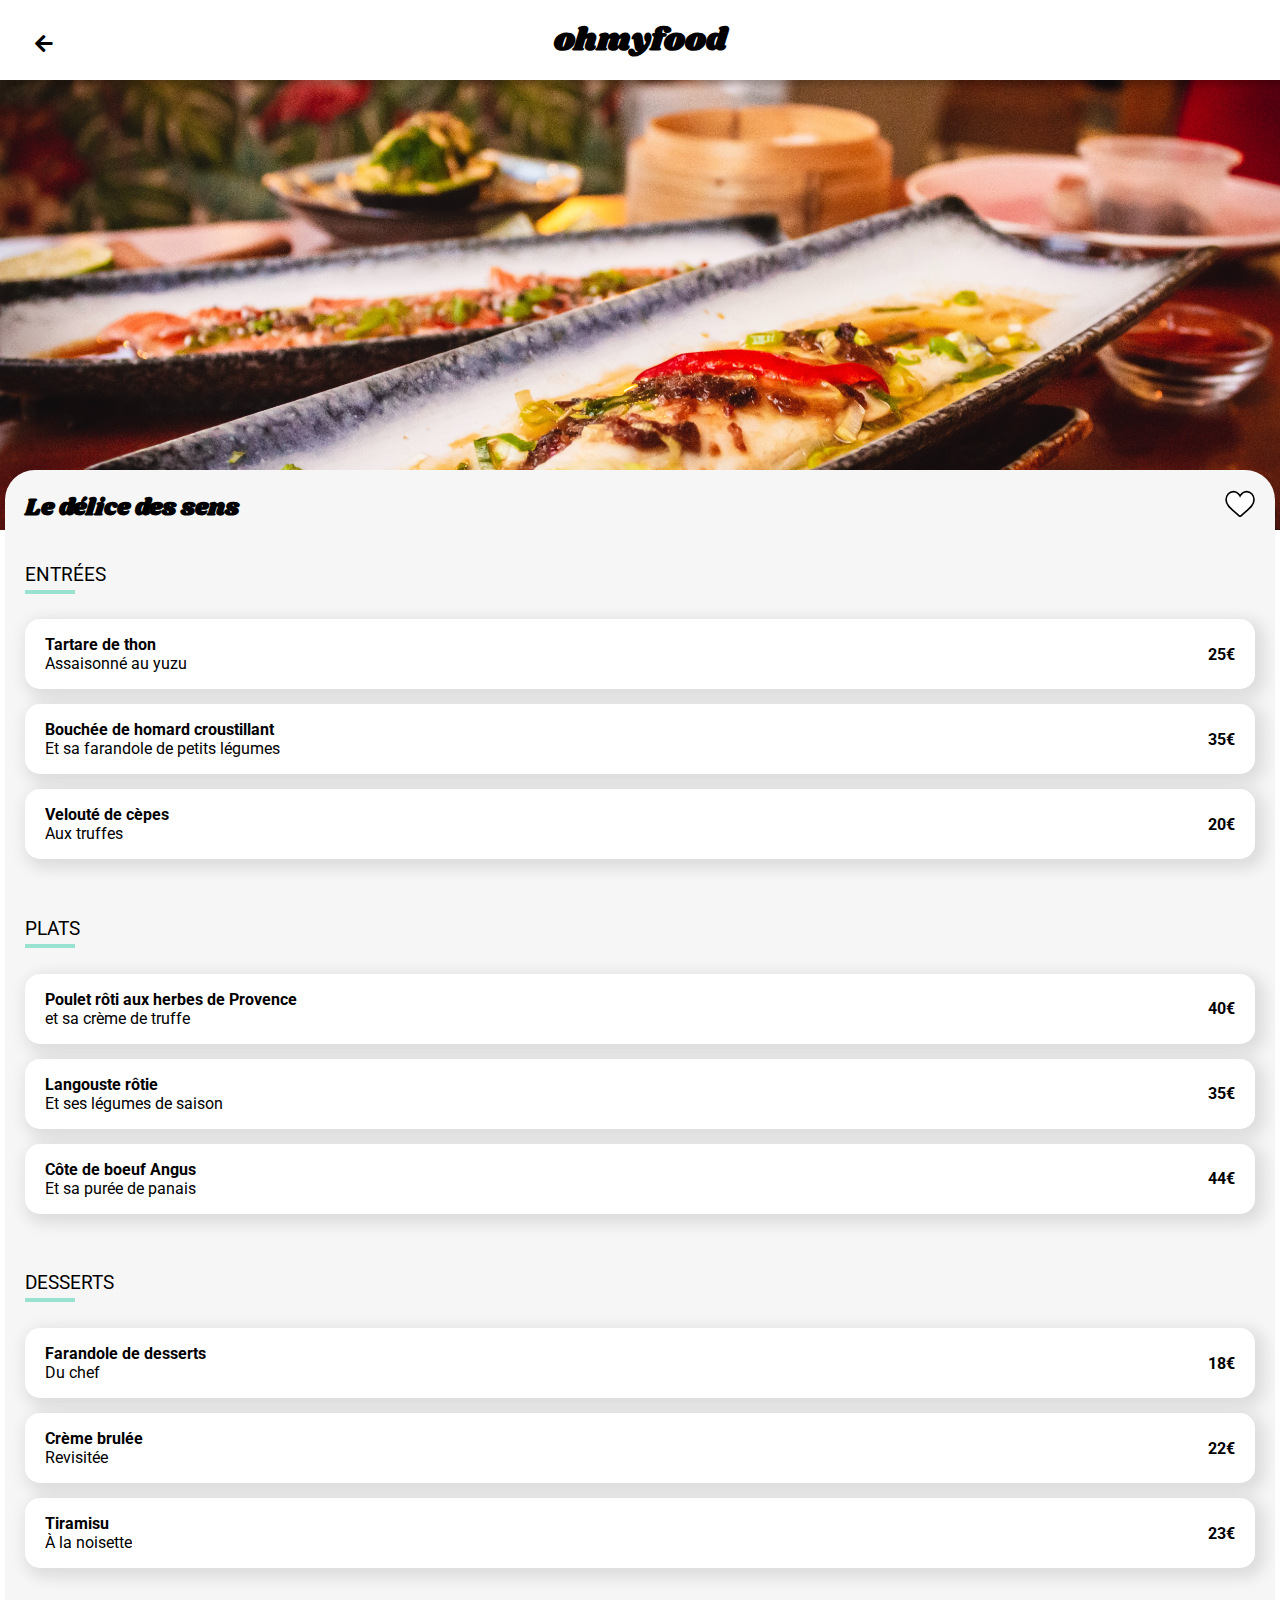
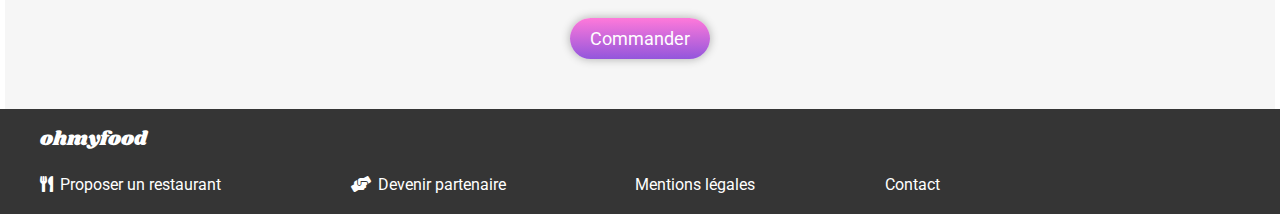
<file: cartes/le-delice-des-sens.html>
<!DOCTYPE html>
<html lang="fr">
<head>
    <meta charset="UTF-8">
    <meta name="viewport" content="width=device-width, initial-scale=1.0">
    <title>Le délice des sens</title>

    <!-- CSS -->
    <link rel="stylesheet" type="text/css" href="../styles/style_cartes.css">
    <!-- Font Awesome -->
    <link rel="stylesheet" href="https://cdnjs.cloudflare.com/ajax/libs/font-awesome/5.13.1/css/all.min.css">
    <!-- Fonts -->
    <link rel="preconnect" href="https://fonts.gstatic.com">
    <link href="https://fonts.googleapis.com/css2?family=Roboto:ital,wght@0,300;0,400;0,500;0,700;1,300;1,400;1,500&display=swap" rel="stylesheet">
    <link href="https://fonts.googleapis.com/css2?family=Shrikhand&display=swap" rel="stylesheet">
</head>
<body>
     <!-- Logo -->
     <header>
      <div class="header">
        <div class="header__arrow-back"><a href="../index.html"><i class="fas fa-arrow-left"></i></a></div>
          <h1 class="header__logo"><a href="../index.html">ohmyfood</a></h1>
      </div>
  </header>

     <!-- Image -->
     <div class="img">
       <img class="img__image" src="../img/restaurant4.jpg" alt="Le délice des sens">
     </div>

     <!-- Menu -->
     <section id="menu">
       <div class="menu">
         <div class="menu__header">
           <h2 class="menu__header__title">Le délice des sens</h2>
           <div class="menu__header__heart">
            <svg class="heart heart-full" viewBox="-20 0 550 550"  xml:space="preserve">
              <path d="M376,30c-27.783,0-53.255,8.804-75.707,26.168c-21.525,16.647-35.856,37.85-44.293,53.268
                       c-8.437-15.419-22.768-36.621-44.293-53.268C189.255,38.804,163.783,30,136,30C58.468,30,0,93.417,0,177.514
                       c0,90.854,72.943,153.015,183.369,247.118c18.752,15.981,40.007,34.095,62.099,53.414C248.38,480.596,252.12,482,256,482
                       s7.62-1.404,10.532-3.953c22.094-19.322,43.348-37.435,62.111-53.425C439.057,330.529,512,268.368,512,177.514
                       C512,93.417,453.532,30,376,30z"/>
            <defs>
              <linearGradient id="text-fill">
                    <stop offset="0%" stop-color="#9356DC" />
                    <stop offset="100%" stop-color="#FF79DA" />
              </linearGradient>
            </defs>                                   
          </svg>
  
          <svg class="heart heart-empty" viewBox="-20 0 550 550"  xml:space="preserve">
              <path d="M376,30c-27.783,0-53.255,8.804-75.707,26.168c-21.525,16.647-35.856,37.85-44.293,53.268
                       c-8.437-15.419-22.768-36.621-44.293-53.268C189.255,38.804,163.783,30,136,30C58.468,30,0,93.417,0,177.514
                       c0,90.854,72.943,153.015,183.369,247.118c18.752,15.981,40.007,34.095,62.099,53.414C248.38,480.596,252.12,482,256,482
                       s7.62-1.404,10.532-3.953c22.094-19.322,43.348-37.435,62.111-53.425C439.057,330.529,512,268.368,512,177.514
                       C512,93.417,453.532,30,376,30z"/>
            <defs>
              <linearGradient>
                    <stop offset="0%" stop-color="#9356DC" />
                    <stop offset="100%" stop-color="#FF79DA" />
              </linearGradient>
            </defs>                                   
          </svg>
           </div>
         </div>
          <div class="menu__grid">
            <div class="menu__grid__bloc">
              <div class="menu__grid__title"><h3>entrées</h3></div>
              <div class="menu__grid__case appears-with-opacity" id="case-1">
                <div class="dish-and-price">
                  <div class="menu__case__dish">
                    <div class="menu__case__dish-title">
                      <p>Tartare de thon</p>
                    </div>
                    <div class="menu__case__dish-subtitle">
                      <p>Assaisonné au yuzu</p>
                    </div>
                  </div>
                  <div class="menu__case__price">25€</div>
              </div>
                <div class="validation__box">
                  <i class="fas fa-check-circle"></i>
                </div>
              </div>
              <div class="menu__grid__case appears-with-opacity" id="case-2">
                <div class="dish-and-price">
                  <div class="menu__case__dish">
                    <div class="menu__case__dish-title">
                      <p>Bouchée de homard croustillant</p>
                    </div>
                    <div class="menu__case__dish-subtitle">
                      <p>Et sa farandole de petits légumes</p>
                    </div>
                  </div>
                  <div class="menu__case__price">35€</div>
              </div>
                <div class="validation__box">
                  <i class="fas fa-check-circle"></i>
                </div>
              </div>
              <div class="menu__grid__case appears-with-opacity" id="case-3">
                <div class="dish-and-price">
                  <div class="menu__case__dish">
                    <div class="menu__case__dish-title">
                      <p>Velouté de cèpes</p>
                    </div>
                    <div class="menu__case__dish-subtitle">
                      <p>Aux truffes</p>
                    </div>
                  </div>
                  <div class="menu__case__price">20€</div>
              </div>
                <div class="validation__box">
                  <i class="fas fa-check-circle"></i>
                </div>
              </div>
            </div>
            <div class="menu__grid__bloc">
             <div class="menu__grid__title"><h3>plats</h3></div>
             <div class="menu__grid__case appears-with-opacity" id="case-4">
              <div class="dish-and-price">
                <div class="menu__case__dish">
                  <div class="menu__case__dish-title">
                    <p>Poulet rôti aux herbes de Provence</p>
                  </div>
                  <div class="menu__case__dish-subtitle">
                    <p>et sa crème de truffe</p>
                  </div>
                </div>
                <div class="menu__case__price">40€</div>
            </div>
              <div class="validation__box">
                <i class="fas fa-check-circle"></i>
              </div>
            </div>
            <div class="menu__grid__case appears-with-opacity" id="case-5">
              <div class="dish-and-price">
                <div class="menu__case__dish">
                  <div class="menu__case__dish-title">
                    <p>Langouste rôtie</p>
                  </div>
                  <div class="menu__case__dish-subtitle">
                    <p>Et ses légumes de saison</p>
                  </div>
                </div>
                <div class="menu__case__price">35€</div>
            </div>
              <div class="validation__box">
                <i class="fas fa-check-circle"></i>
              </div>
            </div>
            <div class="menu__grid__case appears-with-opacity" id="case-6">
              <div class="dish-and-price">
                <div class="menu__case__dish">
                  <div class="menu__case__dish-title">
                    <p>Côte de boeuf Angus</p>
                  </div>
                  <div class="menu__case__dish-subtitle">
                    <p>Et sa purée de panais</p>
                  </div>
                </div>
                <div class="menu__case__price">44€</div>
            </div>
              <div class="validation__box">
                <i class="fas fa-check-circle"></i>
              </div>
            </div>
           </div>
           <div class="menu__grid__bloc">
             <div class="menu__grid__title"><h3>desserts</h3></div>
             <div class="menu__grid__case appears-with-opacity" id="case-7">
              <div class="dish-and-price">
                <div class="menu__case__dish">
                  <div class="menu__case__dish-title">
                    <p>Farandole de desserts</p>
                  </div>
                  <div class="menu__case__dish-subtitle">
                    <p>Du chef</p>
                  </div>
                </div>
                <div class="menu__case__price">18€</div>
            </div>
              <div class="validation__box">
                <i class="fas fa-check-circle"></i>
              </div>
            </div>
            <div class="menu__grid__case appears-with-opacity" id="case-8">
              <div class="dish-and-price">
                <div class="menu__case__dish">
                  <div class="menu__case__dish-title">
                    <p>Crème brulée</p>
                  </div>
                  <div class="menu__case__dish-subtitle">
                    <p>Revisitée</p>
                  </div>
                </div>
                <div class="menu__case__price">22€</div>
            </div>
              <div class="validation__box">
                <i class="fas fa-check-circle"></i>
              </div>
            </div>
            <div class="menu__grid__case appears-with-opacity" id="case-9">
              <div class="dish-and-price">
                <div class="menu__case__dish">
                  <div class="menu__case__dish-title">
                    <p>Tiramisu</p>
                  </div>
                  <div class="menu__case__dish-subtitle">
                    <p>À la noisette</p>
                  </div>
                </div>
                <div class="menu__case__price">23€</div>
            </div>
              <div class="validation__box">
                <i class="fas fa-check-circle"></i>
              </div>
            </div>
           </div>
          </div>
          <div class="menu__contain-button">
            <div class="menu__button">Commander</div>
          </div>
         </div>
     </section>

  <footer class="footer">
    <div class="footer__bloc">
      <div class="logo"><a href="index.html">ohmyfood</a></div>
      <div class="footer__bloc-links">
        <div class="footer__bloc-link">
          <i class="fas fa-utensils"></i>
          <h3 class="footer__bloc-link__title">Proposer un restaurant</h3>
        </div>
        <div class="footer__bloc-link">
          <i class="fas fa-hands-helping"></i>
          <h3 class="footer__bloc-link__title">Devenir partenaire</h3>
        </div>
        <div class="footer__bloc-link">
          <h3 class="footer__bloc-link__title">Mentions légales</h3>
        </div>
        <div class="footer__bloc-link">
          <h3 class="footer__bloc-link__title"><a href="mailto:contact@ohmyfood.com">Contact</a></h3>
        </div>
      </div>
    </div>
  </footer>
</body>

</html>
</file>
<file: styles/style.css>
/* Document
   ========================================================================== */
/**
 * 1. Correct the line height in all browsers.
 * 2. Prevent adjustments of font size after orientation changes in iOS.
 */
html {
  line-height: 1.15;
  /* 1 */
  -webkit-text-size-adjust: 100%;
  /* 2 */
}

/* Sections
     ========================================================================== */
/**
   * Remove the margin in all browsers.
   */
body {
  margin: 0;
}

/**
   * Render the `main` element consistently in IE.
   */
main {
  display: block;
}

/**
   * Correct the font size and margin on `h1` elements within `section` and
   * `article` contexts in Chrome, Firefox, and Safari.
   */
h1 {
  font-size: 2em;
  margin: 0.67em 0;
}

/* Grouping content
     ========================================================================== */
/**
   * 1. Add the correct box sizing in Firefox.
   * 2. Show the overflow in Edge and IE.
   */
hr {
  -webkit-box-sizing: content-box;
          box-sizing: content-box;
  /* 1 */
  height: 0;
  /* 1 */
  overflow: visible;
  /* 2 */
}

/**
   * 1. Correct the inheritance and scaling of font size in all browsers.
   * 2. Correct the odd `em` font sizing in all browsers.
   */
pre {
  font-family: monospace, monospace;
  /* 1 */
  font-size: 1em;
  /* 2 */
}

/* Text-level semantics
     ========================================================================== */
/**
   * Remove the gray background on active links in IE 10.
   */
a {
  background-color: transparent;
}

/**
   * 1. Remove the bottom border in Chrome 57-
   * 2. Add the correct text decoration in Chrome, Edge, IE, Opera, and Safari.
   */
abbr[title] {
  border-bottom: none;
  /* 1 */
  text-decoration: underline;
  /* 2 */
  -webkit-text-decoration: underline dotted;
          text-decoration: underline dotted;
  /* 2 */
}

/**
   * Add the correct font weight in Chrome, Edge, and Safari.
   */
b,
strong {
  font-weight: bolder;
}

/**
   * 1. Correct the inheritance and scaling of font size in all browsers.
   * 2. Correct the odd `em` font sizing in all browsers.
   */
code,
kbd,
samp {
  font-family: monospace, monospace;
  /* 1 */
  font-size: 1em;
  /* 2 */
}

/**
   * Add the correct font size in all browsers.
   */
small {
  font-size: 80%;
}

/**
   * Prevent `sub` and `sup` elements from affecting the line height in
   * all browsers.
   */
sub,
sup {
  font-size: 75%;
  line-height: 0;
  position: relative;
  vertical-align: baseline;
}

sub {
  bottom: -0.25em;
}

sup {
  top: -0.5em;
}

/* Embedded content
     ========================================================================== */
/**
   * Remove the border on images inside links in IE 10.
   */
img {
  border-style: none;
}

/* Forms
     ========================================================================== */
/**
   * 1. Change the font styles in all browsers.
   * 2. Remove the margin in Firefox and Safari.
   */
button,
input,
optgroup,
select,
textarea {
  font-family: inherit;
  /* 1 */
  font-size: 100%;
  /* 1 */
  line-height: 1.15;
  /* 1 */
  margin: 0;
  /* 2 */
}

/**
   * Show the overflow in IE.
   * 1. Show the overflow in Edge.
   */
button,
input {
  /* 1 */
  overflow: visible;
}

/**
   * Remove the inheritance of text transform in Edge, Firefox, and IE.
   * 1. Remove the inheritance of text transform in Firefox.
   */
button,
select {
  /* 1 */
  text-transform: none;
}

/**
   * Correct the inability to style clickable types in iOS and Safari.
   */
button,
[type="button"],
[type="reset"],
[type="submit"] {
  -webkit-appearance: button;
}

/**
   * Remove the inner border and padding in Firefox.
   */
button::-moz-focus-inner,
[type="button"]::-moz-focus-inner,
[type="reset"]::-moz-focus-inner,
[type="submit"]::-moz-focus-inner {
  border-style: none;
  padding: 0;
}

/**
   * Restore the focus styles unset by the previous rule.
   */
button:-moz-focusring,
[type="button"]:-moz-focusring,
[type="reset"]:-moz-focusring,
[type="submit"]:-moz-focusring {
  outline: 1px dotted ButtonText;
}

/**
   * Correct the padding in Firefox.
   */
fieldset {
  padding: 0.35em 0.75em 0.625em;
}

/**
   * 1. Correct the text wrapping in Edge and IE.
   * 2. Correct the color inheritance from `fieldset` elements in IE.
   * 3. Remove the padding so developers are not caught out when they zero out
   *    `fieldset` elements in all browsers.
   */
legend {
  -webkit-box-sizing: border-box;
          box-sizing: border-box;
  /* 1 */
  color: inherit;
  /* 2 */
  display: table;
  /* 1 */
  max-width: 100%;
  /* 1 */
  padding: 0;
  /* 3 */
  white-space: normal;
  /* 1 */
}

/**
   * Add the correct vertical alignment in Chrome, Firefox, and Opera.
   */
progress {
  vertical-align: baseline;
}

/**
   * Remove the default vertical scrollbar in IE 10+.
   */
textarea {
  overflow: auto;
}

/**
   * 1. Add the correct box sizing in IE 10.
   * 2. Remove the padding in IE 10.
   */
[type="checkbox"],
[type="radio"] {
  -webkit-box-sizing: border-box;
          box-sizing: border-box;
  /* 1 */
  padding: 0;
  /* 2 */
}

/**
   * Correct the cursor style of increment and decrement buttons in Chrome.
   */
[type="number"]::-webkit-inner-spin-button,
[type="number"]::-webkit-outer-spin-button {
  height: auto;
}

/**
   * 1. Correct the odd appearance in Chrome and Safari.
   * 2. Correct the outline style in Safari.
   */
[type="search"] {
  -webkit-appearance: textfield;
  /* 1 */
  outline-offset: -2px;
  /* 2 */
}

/**
   * Remove the inner padding in Chrome and Safari on macOS.
   */
[type="search"]::-webkit-search-decoration {
  -webkit-appearance: none;
}

/**
   * 1. Correct the inability to style clickable types in iOS and Safari.
   * 2. Change font properties to `inherit` in Safari.
   */
::-webkit-file-upload-button {
  -webkit-appearance: button;
  /* 1 */
  font: inherit;
  /* 2 */
}

/* Interactive
     ========================================================================== */
/*
   * Add the correct display in Edge, IE 10+, and Firefox.
   */
details {
  display: block;
}

/*
   * Add the correct display in all browsers.
   */
summary {
  display: list-item;
}

/* Misc
     ========================================================================== */
/**
   * Add the correct display in IE 10+.
   */
template {
  display: none;
}

/**
   * Add the correct display in IE 10.
   */
[hidden] {
  display: none;
}

body {
  font-family: 'Roboto', sans-serif;
  margin: 0;
  background: #f6f6f6;
}

* a {
  text-decoration: none;
  color: white;
}

.main {
  margin: 0;
  padding: 0;
  display: -webkit-box;
  display: -ms-flexbox;
  display: flex;
  -webkit-box-pack: center;
      -ms-flex-pack: center;
          justify-content: center;
  -webkit-box-align: center;
      -ms-flex-align: center;
          align-items: center;
  -webkit-box-orient: vertical;
  -webkit-box-direction: normal;
      -ms-flex-direction: column;
          flex-direction: column;
}

.loadeur {
  position: fixed;
  display: -ms-grid;
  display: grid;
  place-items: center;
  background-color: white;
  height: 100vh;
  inset: 0;
  z-index: 1;
  opacity: 0.9;
  -webkit-animation: disappear 1s 3s forwards;
          animation: disappear 1s 3s forwards;
  -webkit-transform-origin: top;
          transform-origin: top;
}

@-webkit-keyframes disappear {
  to {
    -webkit-transform: scale(0);
            transform: scale(0);
  }
}

@keyframes disappear {
  to {
    -webkit-transform: scale(0);
            transform: scale(0);
  }
}

.lds-roller {
  display: inline-block;
  position: absolute;
  top: 50%;
  left: 50%;
  -webkit-transform: translate(-50%, -50%);
          transform: translate(-50%, -50%);
  width: 80px;
  height: 80px;
  z-index: 2;
}

.lds-roller div {
  -webkit-animation: lds-roller 1.2s cubic-bezier(0.5, 0, 0.5, 1) infinite;
          animation: lds-roller 1.2s cubic-bezier(0.5, 0, 0.5, 1) infinite;
  -webkit-transform-origin: 40px 40px;
          transform-origin: 40px 40px;
}

.lds-roller div:after {
  content: "";
  display: block;
  position: absolute;
  width: 10px;
  height: 10px;
  border-radius: 50%;
  background: black;
  margin: -4px 0 0 -4px;
}

.lds-roller div:nth-child(1) {
  -webkit-animation-delay: -0.036s;
          animation-delay: -0.036s;
}

.lds-roller div:nth-child(1):after {
  top: 63px;
  left: 63px;
}

.lds-roller div:nth-child(2) {
  -webkit-animation-delay: -0.072s;
          animation-delay: -0.072s;
}

.lds-roller div:nth-child(2):after {
  top: 68px;
  left: 56px;
}

.lds-roller div:nth-child(3) {
  -webkit-animation-delay: -0.108s;
          animation-delay: -0.108s;
}

.lds-roller div:nth-child(3):after {
  top: 71px;
  left: 48px;
}

.lds-roller div:nth-child(4) {
  -webkit-animation-delay: -0.144s;
          animation-delay: -0.144s;
}

.lds-roller div:nth-child(4):after {
  top: 72px;
  left: 40px;
}

.lds-roller div:nth-child(5) {
  -webkit-animation-delay: -0.18s;
          animation-delay: -0.18s;
}

.lds-roller div:nth-child(5):after {
  top: 71px;
  left: 32px;
}

.lds-roller div:nth-child(6) {
  -webkit-animation-delay: -0.216s;
          animation-delay: -0.216s;
}

.lds-roller div:nth-child(6):after {
  top: 68px;
  left: 24px;
}

.lds-roller div:nth-child(7) {
  -webkit-animation-delay: -0.252s;
          animation-delay: -0.252s;
}

.lds-roller div:nth-child(7):after {
  top: 63px;
  left: 17px;
}

.lds-roller div:nth-child(8) {
  -webkit-animation-delay: -0.288s;
          animation-delay: -0.288s;
}

.lds-roller div:nth-child(8):after {
  top: 56px;
  left: 12px;
}

.header {
  -webkit-box-shadow: 0px 5px 6px 0px rgba(0, 0, 0, 0.2);
          box-shadow: 0px 5px 6px 0px rgba(0, 0, 0, 0.2);
  position: relative;
  display: -webkit-box;
  display: -ms-flexbox;
  display: flex;
  -webkit-box-pack: center;
      -ms-flex-pack: center;
          justify-content: center;
  -webkit-box-align: center;
      -ms-flex-align: center;
          align-items: center;
  height: 80px;
  width: 100%;
}

.header__logo {
  font-family: 'Shrikhand', cursive;
  margin: 0;
  color: black;
}

.location {
  display: -webkit-box;
  display: -ms-flexbox;
  display: flex;
  -webkit-box-pack: center;
      -ms-flex-pack: center;
          justify-content: center;
  -webkit-box-align: center;
      -ms-flex-align: center;
          align-items: center;
  background: #f3f3f3;
  color: #7a7a7a;
}

.location__city {
  margin-left: 13px;
  font-weight: 400;
}

.pub {
  background: #fafafa;
  width: 100%;
}

.pub__container {
  width: 100%;
  padding: 20px;
  display: -webkit-box;
  display: -ms-flexbox;
  display: flex;
  -webkit-box-pack: center;
      -ms-flex-pack: center;
          justify-content: center;
  -webkit-box-align: center;
      -ms-flex-align: center;
          align-items: center;
  -webkit-box-orient: vertical;
  -webkit-box-direction: normal;
      -ms-flex-direction: column;
          flex-direction: column;
  padding: 50px 0;
}

.pub__title {
  text-align: center;
  max-width: 250px;
  margin: 0;
}

.pub__text {
  text-align: center;
}

.pub__button {
  opacity: 1;
  background: -webkit-gradient(linear, left top, left bottom, from(#ff79da), to(#9356dc));
  background: linear-gradient(180deg, #ff79da 0%, #9356dc 100%);
  color: white;
  padding: 0 20px;
  border-radius: 200px;
  -webkit-box-shadow: 0px 0px 10px 0px rgba(0, 0, 0, 0.3);
          box-shadow: 0px 0px 10px 0px rgba(0, 0, 0, 0.3);
}

.pub__button:hover {
  opacity: 0.8;
  cursor: pointer;
  -webkit-transition: .3s;
  transition: .3s;
  -webkit-box-shadow: 0px 0px 10px 0px rgba(0, 0, 0, 0.6);
          box-shadow: 0px 0px 10px 0px rgba(0, 0, 0, 0.6);
}

.process__contain {
  padding: 25px 0;
  width: 100%;
  background: white;
  display: -webkit-box;
  display: -ms-flexbox;
  display: flex;
  -webkit-box-pack: center;
      -ms-flex-pack: center;
          justify-content: center;
  -webkit-box-align: center;
      -ms-flex-align: center;
          align-items: center;
  -webkit-box-orient: vertical;
  -webkit-box-direction: normal;
      -ms-flex-direction: column;
          flex-direction: column;
}

.process {
  width: 95%;
  max-width: 1200px;
  background-color: white;
  padding: 0;
  display: -webkit-box;
  display: -ms-flexbox;
  display: flex;
  -webkit-box-orient: vertical;
  -webkit-box-direction: normal;
      -ms-flex-direction: column;
          flex-direction: column;
}

.process__title {
  margin: 0;
}

.process__step {
  display: -webkit-box;
  display: -ms-flexbox;
  display: flex;
  -webkit-box-align: center;
      -ms-flex-align: center;
          align-items: center;
  background: #f6f6f6;
  height: 50px;
  width: auto;
  margin: 10px 20px;
  border-radius: 20px;
  position: relative;
  -webkit-box-shadow: 0px 0px 10px 0px rgba(0, 0, 0, 0.16);
          box-shadow: 0px 0px 10px 0px rgba(0, 0, 0, 0.16);
}

.process__step:hover {
  opacity: 0.8;
  cursor: pointer;
  -webkit-transition: .3s;
  transition: .3s;
  -webkit-box-shadow: 0px 0px 10px 0px rgba(0, 0, 0, 0.6);
          box-shadow: 0px 0px 10px 0px rgba(0, 0, 0, 0.6);
  background: #f9d0fa;
}

.process__number {
  background-color: #9356DC;
  color: white;
  position: absolute;
  padding: 3px 8px 3px 8px;
  border-radius: 500px;
  -webkit-transform: translateX(-50%);
          transform: translateX(-50%);
}

.process__icon {
  color: #7E7E7E;
  margin: 0 20px;
}

.process__steps {
  display: -webkit-box;
  display: -ms-flexbox;
  display: flex;
  -webkit-box-pack: center;
      -ms-flex-pack: center;
          justify-content: center;
  -webkit-box-orient: vertical;
  -webkit-box-direction: normal;
      -ms-flex-direction: column;
          flex-direction: column;
}

.restaurants {
  margin: 0;
  background: #f6f6f6;
  padding: 20px;
  max-width: 1200px;
  display: -webkit-box;
  display: -ms-flexbox;
  display: flex;
  -webkit-box-pack: center;
      -ms-flex-pack: center;
          justify-content: center;
  -webkit-box-align: center;
      -ms-flex-align: center;
          align-items: center;
  -webkit-box-orient: vertical;
  -webkit-box-direction: normal;
      -ms-flex-direction: column;
          flex-direction: column;
  -webkit-box-align: start;
      -ms-flex-align: start;
          align-items: flex-start;
}

.restaurant__cards {
  display: -ms-grid;
  display: grid;
  -ms-grid-rows: none;
      grid-template-rows: none;
  -ms-grid-columns: 1fr;
      grid-template-columns: 1fr;
  grid-gap: 20px;
  padding: 20px;
}

.restaurant__card {
  position: relative;
  display: -webkit-box;
  display: -ms-flexbox;
  display: flex;
  -webkit-box-orient: vertical;
  -webkit-box-direction: normal;
      -ms-flex-direction: column;
          flex-direction: column;
  -webkit-box-pack: center;
      -ms-flex-pack: center;
          justify-content: center;
  -webkit-box-align: end;
      -ms-flex-align: end;
          align-items: flex-end;
  width: 100%;
  border-radius: 20px;
  -webkit-transform: scale(1);
          transform: scale(1);
  -webkit-box-shadow: 0px 0px 10px 0px rgba(0, 0, 0, 0.3);
          box-shadow: 0px 0px 10px 0px rgba(0, 0, 0, 0.3);
}

.restaurant__card-new {
  display: -webkit-box;
  display: -ms-flexbox;
  display: flex;
  -webkit-box-pack: center;
      -ms-flex-pack: center;
          justify-content: center;
  -webkit-box-align: center;
      -ms-flex-align: center;
          align-items: center;
  position: absolute;
  background: #99e2d0;
  top: 20px;
  right: 20px;
}

.restaurant__card-new p {
  color: #1b6150;
  padding: 10px 20px;
  margin: 0;
}

.restaurant__card:hover {
  -webkit-transition: .5s;
  transition: .5s;
  -webkit-transform: scale(1.02);
          transform: scale(1.02);
  -webkit-box-shadow: 0px 0px 10px 2px rgba(147, 86, 220, 0.6);
          box-shadow: 0px 0px 10px 2px rgba(147, 86, 220, 0.6);
}

.restaurant__card-image {
  width: 100%;
  height: 190px;
}

.restaurant__card-image > img {
  width: 100%;
  height: 100%;
  -o-object-fit: cover;
     object-fit: cover;
  border-radius: 20px 20px 0 0;
}

.restaurant__block {
  background: white;
  display: -webkit-box;
  display: -ms-flexbox;
  display: flex;
  -webkit-box-pack: justify;
      -ms-flex-pack: justify;
          justify-content: space-between;
  -webkit-box-align: center;
      -ms-flex-align: center;
          align-items: center;
  width: 100%;
  height: 90px;
  border-radius: 0 0 20px 20px;
}

.restaurant__block-info {
  color: black;
  margin-left: 20px;
}

.restaurant__block-info > :first-child {
  font-weight: 700;
}

.restaurant__block-hearth {
  display: -webkit-box;
  display: -ms-flexbox;
  display: flex;
  -webkit-box-pack: center;
      -ms-flex-pack: center;
          justify-content: center;
  -webkit-box-align: center;
      -ms-flex-align: center;
          align-items: center;
  margin-right: 20px;
  width: 30px;
}

.restaurant__block .heart {
  width: 30px;
  stroke-width: 30;
  stroke: black;
  fill: white;
  cursor: pointer;
}

.restaurant__block .heart-full {
  position: absolute;
  fill: url(#text-fill);
  stroke: none;
}

.restaurant__block .heart-empty {
  width: 50px;
  position: relative;
}

.restaurant__block .heart-empty:hover {
  opacity: 0;
  -webkit-transition: 0.5s;
  transition: 0.5s;
}

.footer {
  width: 100%;
  background-color: #353535;
  display: -webkit-box;
  display: -ms-flexbox;
  display: flex;
  -webkit-box-pack: center;
      -ms-flex-pack: center;
          justify-content: center;
  -webkit-box-align: center;
      -ms-flex-align: center;
          align-items: center;
}

.footer__bloc {
  display: inline;
  padding: 0 40px;
  width: 100%;
  max-width: 1200px;
}

.footer__bloc .logo {
  font-family: 'Shrikhand', cursive;
  color: white;
  font-size: 20px;
  padding: 15px 0;
}

.footer__bloc-links {
  display: -webkit-inline-box;
  display: -ms-inline-flexbox;
  display: inline-flex;
  -webkit-box-orient: vertical;
  -webkit-box-direction: normal;
      -ms-flex-direction: column;
          flex-direction: column;
  width: auto;
}

.footer__bloc-link {
  display: -webkit-inline-box;
  display: -ms-inline-flexbox;
  display: inline-flex;
  -webkit-box-align: center;
      -ms-flex-align: center;
          align-items: center;
  -webkit-box-orient: horizontal;
  -webkit-box-direction: normal;
      -ms-flex-direction: row;
          flex-direction: row;
  text-align: center;
  color: white;
  height: 30px;
  cursor: pointer;
}

.footer__bloc-link:hover .footer__bloc-link__title {
  text-decoration: underline;
}

.footer__bloc-link i {
  margin-right: 7px;
}

.footer__bloc-link__title {
  font-size: 16px;
  font-weight: 400;
}

@-webkit-keyframes lds-roller {
  0% {
    -webkit-transform: rotate(0deg);
            transform: rotate(0deg);
  }
  100% {
    -webkit-transform: rotate(360deg);
            transform: rotate(360deg);
  }
}

@keyframes lds-roller {
  0% {
    -webkit-transform: rotate(0deg);
            transform: rotate(0deg);
  }
  100% {
    -webkit-transform: rotate(360deg);
            transform: rotate(360deg);
  }
}

@media screen and (min-width: 800px) {
  .restaurant__cards {
    display: -ms-grid;
    display: grid;
    -ms-grid-rows: 1fr 1fr;
        grid-template-rows: 1fr 1fr;
    -ms-grid-columns: 1fr 1fr;
        grid-template-columns: 1fr 1fr;
    grid-gap: 20px;
  }
  .process__step {
    width: 100%;
  }
  .process__steps {
    display: -webkit-box;
    display: -ms-flexbox;
    display: flex;
    -webkit-box-pack: center;
        -ms-flex-pack: center;
            justify-content: center;
    -webkit-box-orient: horizontal;
    -webkit-box-direction: normal;
        -ms-flex-direction: row;
            flex-direction: row;
    width: 100%;
  }
  .footer__bloc {
    margin-bottom: 15px;
  }
  .footer__bloc-links {
    display: -webkit-box;
    display: -ms-flexbox;
    display: flex;
    -webkit-box-pack: justify;
        -ms-flex-pack: justify;
            justify-content: space-between;
    -webkit-box-orient: horizontal;
    -webkit-box-direction: normal;
        -ms-flex-direction: row;
            flex-direction: row;
    max-width: 900px;
  }
}
/*# sourceMappingURL=style.css.map */
</file>
<file: styles/style_cartes.css>
body {
  font-family: 'Roboto', sans-serif;
  margin: 0;
  background: #f6f6f6;
  display: -webkit-box;
  display: -ms-flexbox;
  display: flex;
  -webkit-box-pack: center;
      -ms-flex-pack: center;
          justify-content: center;
  -webkit-box-align: center;
      -ms-flex-align: center;
          align-items: center;
  -webkit-box-orient: vertical;
  -webkit-box-direction: normal;
      -ms-flex-direction: column;
          flex-direction: column;
}

* a {
  text-decoration: none;
  color: white;
}

header {
  z-index: 10;
  background: white;
  width: 100%;
}

header .header {
  -webkit-box-shadow: 0px 5px 6px 0px rgba(0, 0, 0, 0.2);
          box-shadow: 0px 5px 6px 0px rgba(0, 0, 0, 0.2);
  position: relative;
  display: -webkit-box;
  display: -ms-flexbox;
  display: flex;
  -webkit-box-pack: center;
      -ms-flex-pack: center;
          justify-content: center;
  -webkit-box-align: center;
      -ms-flex-align: center;
          align-items: center;
  height: 80px;
  width: 100%;
}

header .header__arrow-back {
  width: 50px;
  height: 50px;
  position: absolute;
  left: 35px;
  top: 40%;
  font-size: 20px;
}

header .header__arrow-back a {
  color: #000;
}

header .header__logo {
  font-family: 'Shrikhand', cursive;
  margin: 0;
}

header .header__logo a {
  color: #000;
}

.img {
  width: 100%;
  height: 50vh;
}

.img__image {
  margin-top: -80px;
  width: 100%;
  height: 100%;
  -o-object-fit: cover;
     object-fit: cover;
}

#menu {
  background: white;
  width: 100%;
  display: -webkit-box;
  display: -ms-flexbox;
  display: flex;
  -webkit-box-pack: center;
      -ms-flex-pack: center;
          justify-content: center;
  -webkit-box-align: center;
      -ms-flex-align: center;
          align-items: center;
}

.menu {
  margin-top: -200px;
  padding: 0 20px;
  width: 100%;
  max-width: 1230px;
  border-radius: 30px 30px 0 0;
  background-color: #F6F6F6;
}

.menu__header {
  display: -webkit-box;
  display: -ms-flexbox;
  display: flex;
  -webkit-box-orient: horizontal;
  -webkit-box-direction: normal;
      -ms-flex-direction: row;
          flex-direction: row;
  -webkit-box-align: center;
      -ms-flex-align: center;
          align-items: center;
  -webkit-box-pack: justify;
      -ms-flex-pack: justify;
          justify-content: space-between;
}

.menu__header__title {
  font-family: 'Shrikhand', cursive;
}

.menu__header__heart .heart {
  width: 30px;
  stroke-width: 30;
  stroke: black;
  fill: white;
  cursor: pointer;
}

.menu__header__heart .heart-full {
  position: absolute;
  fill: url(#text-fill);
  stroke: none;
}

.menu__header__heart .heart-empty {
  position: relative;
}

.menu__header__heart .heart-empty:hover {
  opacity: 0;
  -webkit-transition: 0.5s;
  transition: 0.5s;
}

.menu__grid {
  display: -ms-grid;
  display: grid;
  grid-gap: 40px;
}

.menu__grid__bloc {
  display: -ms-grid;
  display: grid;
  grid-gap: 15px;
}

.menu__grid__title h3 {
  position: relative;
  font-weight: 400;
  text-transform: uppercase;
}

.menu__grid__title h3::after {
  content: '';
  width: 50px;
  height: 4px;
  background: #99e2d0;
  position: absolute;
  z-index: 20;
  left: 0px;
  bottom: -8px;
}

.menu__grid__case {
  position: relative;
  cursor: pointer;
  overflow: hidden;
  display: -webkit-box;
  display: -ms-flexbox;
  display: flex;
  -webkit-box-pack: justify;
      -ms-flex-pack: justify;
          justify-content: space-between;
  -webkit-box-align: center;
      -ms-flex-align: center;
          align-items: center;
  width: 100%;
  height: 70px;
  border-radius: 15px;
  background-color: white;
  -webkit-box-shadow: 5px 5px 15px 5px rgba(0, 0, 0, 0.1);
          box-shadow: 5px 5px 15px 5px rgba(0, 0, 0, 0.1);
}

.menu__grid__case:hover {
  -webkit-transition: .5s;
  transition: .5s;
  -webkit-transform: scale(1.02);
          transform: scale(1.02);
  -webkit-box-shadow: 0px 0px 10px 2px rgba(147, 86, 220, 0.6);
          box-shadow: 0px 0px 10px 2px rgba(147, 86, 220, 0.6);
}

.menu__grid__case:hover .validation__box {
  display: -webkit-box;
  display: -ms-flexbox;
  display: flex;
  -webkit-box-pack: center;
      -ms-flex-pack: center;
          justify-content: center;
  -webkit-box-align: center;
      -ms-flex-align: center;
          align-items: center;
  -webkit-animation: slide-left 0.5s ease;
          animation: slide-left 0.5s ease;
  -webkit-transform-origin: right;
          transform-origin: right;
}

.menu__grid__case:hover .menu__case__price {
  padding-right: 70px;
  -webkit-transition: 0.5s ease;
  transition: 0.5s ease;
}

.menu__grid__case .validation__box {
  display: none;
  position: absolute;
  background: #99E2D0;
  border-radius: 0 15px 15px 0;
  right: 0px;
  padding: 0 13px;
  height: 100%;
}

.menu__grid__case .validation__box i {
  font-size: 30px;
  color: white;
  -webkit-transform: rotate(180deg);
          transform: rotate(180deg);
  -webkit-animation: rotate 0.5s both;
          animation: rotate 0.5s both;
}

.menu__case__dish {
  margin-left: 20px;
  white-space: nowrap;
  overflow: hidden;
}

.menu__case__dish p {
  margin: 0;
  text-overflow: ellipsis;
  overflow: hidden;
}

.menu__case__dish-title {
  font-weight: bold;
}

.menu__case__price {
  padding-right: 20px;
  font-weight: bold;
  padding-left: 7px;
}

.menu__contain-button {
  display: -webkit-box;
  display: -ms-flexbox;
  display: flex;
  -webkit-box-pack: center;
      -ms-flex-pack: center;
          justify-content: center;
  -webkit-box-align: center;
      -ms-flex-align: center;
          align-items: center;
  width: 100%;
}

.menu__button {
  opacity: 1;
  background: -webkit-gradient(linear, left top, left bottom, from(#ff79da), to(#9356dc));
  background: linear-gradient(180deg, #ff79da 0%, #9356dc 100%);
  color: white;
  padding: 0 20px;
  border-radius: 200px;
  -webkit-box-shadow: 0px 0px 10px 0px rgba(0, 0, 0, 0.3);
          box-shadow: 0px 0px 10px 0px rgba(0, 0, 0, 0.3);
  padding: 10px 20px;
  margin: 50px 0;
  font-size: 18px;
}

.menu__button:hover {
  opacity: 0.8;
  cursor: pointer;
  -webkit-transition: .3s;
  transition: .3s;
  -webkit-box-shadow: 0px 0px 10px 0px rgba(0, 0, 0, 0.6);
          box-shadow: 0px 0px 10px 0px rgba(0, 0, 0, 0.6);
}

.dish-and-price {
  width: 100%;
  display: -webkit-box;
  display: -ms-flexbox;
  display: flex;
  -webkit-box-pack: justify;
      -ms-flex-pack: justify;
          justify-content: space-between;
  -webkit-box-align: center;
      -ms-flex-align: center;
          align-items: center;
}

@-webkit-keyframes rotate {
  0% {
    -webkit-transform: rotate(0);
            transform: rotate(0);
  }
  100% {
    -webkit-transform: rotate(360deg);
            transform: rotate(360deg);
  }
}

@keyframes rotate {
  0% {
    -webkit-transform: rotate(0);
            transform: rotate(0);
  }
  100% {
    -webkit-transform: rotate(360deg);
            transform: rotate(360deg);
  }
}

@-webkit-keyframes slide-left {
  0% {
    -webkit-transform: scaleX(0);
            transform: scaleX(0);
  }
  100% {
    -webkit-transform: scaleX(-50px);
            transform: scaleX(-50px);
  }
}

@keyframes slide-left {
  0% {
    -webkit-transform: scaleX(0);
            transform: scaleX(0);
  }
  100% {
    -webkit-transform: scaleX(-50px);
            transform: scaleX(-50px);
  }
}

@-webkit-keyframes opacity {
  0% {
    opacity: 0;
  }
  100% {
    opacity: 1;
  }
}

@keyframes opacity {
  0% {
    opacity: 0;
  }
  100% {
    opacity: 1;
  }
}

.appears-with-opacity {
  -webkit-animation: opacity 1s both;
          animation: opacity 1s both;
}

#case-1 {
  -webkit-animation-delay: 0.1s;
          animation-delay: 0.1s;
}

#case-2 {
  -webkit-animation-delay: 0.2s;
          animation-delay: 0.2s;
}

#case-3 {
  -webkit-animation-delay: 0.3s;
          animation-delay: 0.3s;
}

#case-4 {
  -webkit-animation-delay: 0.4s;
          animation-delay: 0.4s;
}

#case-5 {
  -webkit-animation-delay: 0.5s;
          animation-delay: 0.5s;
}

#case-6 {
  -webkit-animation-delay: 0.6s;
          animation-delay: 0.6s;
}

#case-7 {
  -webkit-animation-delay: 0.7s;
          animation-delay: 0.7s;
}

#case-8 {
  -webkit-animation-delay: 0.8s;
          animation-delay: 0.8s;
}

#case-9 {
  -webkit-animation-delay: 0.9s;
          animation-delay: 0.9s;
}

.footer {
  width: 100%;
  background-color: #353535;
  display: -webkit-box;
  display: -ms-flexbox;
  display: flex;
  -webkit-box-pack: center;
      -ms-flex-pack: center;
          justify-content: center;
  -webkit-box-align: center;
      -ms-flex-align: center;
          align-items: center;
}

.footer__bloc {
  padding: 0 40px;
  width: 100%;
  max-width: 1200px;
}

.footer__bloc .logo {
  font-family: 'Shrikhand', cursive;
  color: white;
  font-size: 20px;
  padding: 15px 0;
}

.footer__bloc-links {
  display: -webkit-box;
  display: -ms-flexbox;
  display: flex;
  -webkit-box-orient: vertical;
  -webkit-box-direction: normal;
      -ms-flex-direction: column;
          flex-direction: column;
  width: 100%;
}

.footer__bloc-link {
  display: -webkit-box;
  display: -ms-flexbox;
  display: flex;
  -webkit-box-align: center;
      -ms-flex-align: center;
          align-items: center;
  display: flex;
  -webkit-box-orient: horizontal;
  -webkit-box-direction: normal;
      -ms-flex-direction: row;
          flex-direction: row;
  text-align: center;
  color: white;
  height: 30px;
  cursor: pointer;
}

.footer__bloc-link:hover .footer__bloc-link__title {
  text-decoration: underline;
}

.footer__bloc-link i {
  margin-right: 7px;
}

.footer__bloc-link__title {
  font-size: 16px;
  font-weight: 400;
}

@media screen and (min-width: 1100px) {
  .menu {
    margin-top: -60px;
  }
  .menu__grid {
    display: -ms-grid;
    display: grid;
    -ms-grid-columns: repeat();
        grid-template-columns: repeat();
    -ms-grid-rows: 1fr;
        grid-template-rows: 1fr;
  }
  .img__image {
    margin-top: 0;
  }
  .footer__bloc {
    margin-bottom: 15px;
  }
  .footer__bloc-links {
    display: -webkit-box;
    display: -ms-flexbox;
    display: flex;
    -webkit-box-pack: justify;
        -ms-flex-pack: justify;
            justify-content: space-between;
    -webkit-box-orient: horizontal;
    -webkit-box-direction: normal;
        -ms-flex-direction: row;
            flex-direction: row;
    max-width: 900px;
  }
}
/*# sourceMappingURL=style_cartes.css.map */
</file>
